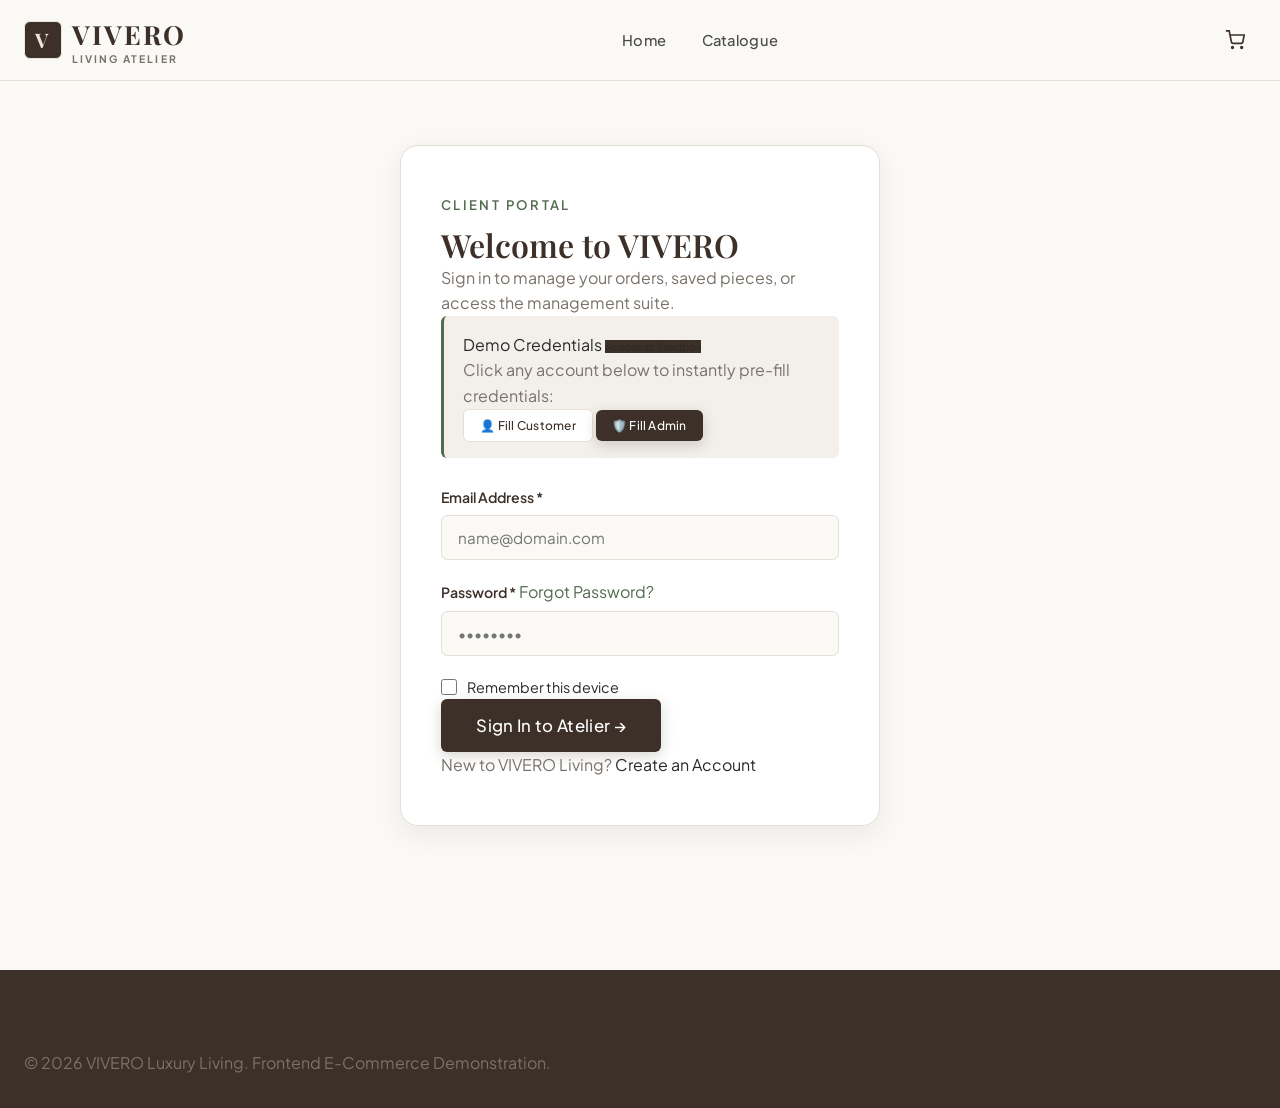
<file: admin.html>
<!DOCTYPE html>
<html lang="en">
<head>
    <meta charset="UTF-8">
    <meta name="viewport" content="width=device-width, initial-scale=1.0">
    <title>Administration Suite • VIVERO Living Atelier</title>
    <!-- Google Fonts -->
    <link rel="preconnect" href="https://fonts.googleapis.com">
    <link rel="preconnect" href="https://fonts.gstatic.com" crossorigin>
    <link href="https://fonts.googleapis.com/css2?family=Playfair+Display:ital,wght@0,400;0,600;0,700;1,400&family=Plus+Jakarta+Sans:wght@300;400;500;600;700&display=swap" rel="stylesheet">
    <!-- Main Stylesheet -->
    <link rel="stylesheet" href="css/style.css">
</head>
<body>

    <div class="admin-layout-wrapper">
        <!-- Admin Left Sidebar -->
        <aside class="admin-sidebar">
            <div class="admin-sidebar-header">
                <a href="index.html" class="brand-logo text-white">
                    <div class="brand-monogram">V</div>
                    <div>
                        VIVERO
                        <span class="brand-subtitle" style="color: var(--color-primary);">Atelier Suite</span>
                    </div>
                </a>
            </div>

            <ul class="admin-nav-list">
                <li class="admin-nav-item active" data-tab="overview">
                    <svg width="18" height="18" viewBox="0 0 24 24" fill="none" stroke="currentColor" stroke-width="2"><rect width="7" height="9" x="3" y="3" rx="1"/><rect width="7" height="5" x="14" y="3" rx="1"/><rect width="7" height="9" x="14" y="12" rx="1"/><rect width="7" height="5" x="3" y="16" rx="1"/></svg>
                    <span>Dashboard Overview</span>
                </li>

                <li class="admin-nav-item" data-tab="products">
                    <svg width="18" height="18" viewBox="0 0 24 24" fill="none" stroke="currentColor" stroke-width="2"><path d="M21 8a2 2 0 0 0-1-1.73l-7-4a2 2 0 0 0-2 0l-7 4A2 2 0 0 0 3 8v8a2 2 0 0 0 1 1.73l7 4a2 2 0 0 0 2 0l7-4A2 2 0 0 0 21 16Z"/><path d="m3.3 7 8.7 5 8.7-5"/><path d="M12 22V12"/></svg>
                    <span>Manage Products</span>
                </li>

                <li class="admin-nav-item" onclick="Admin.openAddModal()">
                    <svg width="18" height="18" viewBox="0 0 24 24" fill="none" stroke="currentColor" stroke-width="2"><circle cx="12" cy="12" r="10"/><line x1="12" y1="8" x2="12" y2="16"/><line x1="8" y1="12" x2="16" y2="12"/></svg>
                    <span>+ Add New Product</span>
                </li>

                <li class="admin-nav-item" data-tab="categories">
                    <svg width="18" height="18" viewBox="0 0 24 24" fill="none" stroke="currentColor" stroke-width="2"><rect width="18" height="18" x="3" y="3" rx="2"/><path d="M3 9h18"/><path d="M9 21V9"/></svg>
                    <span>Manage Categories</span>
                </li>

                <li class="admin-nav-item" data-tab="orders">
                    <svg width="18" height="18" viewBox="0 0 24 24" fill="none" stroke="currentColor" stroke-width="2"><circle cx="9" cy="21" r="1"></circle><circle cx="20" cy="21" r="1"></circle><path d="M1 1h4l2.68 13.39a2 2 0 0 0 2 1.61h9.72a2 2 0 0 0 2-1.61L23 6H6"></path></svg>
                    <span>Manage Orders</span>
                </li>

                <li class="admin-nav-item" data-tab="customers">
                    <svg width="18" height="18" viewBox="0 0 24 24" fill="none" stroke="currentColor" stroke-width="2"><path d="M16 21v-2a4 4 0 0 0-4-4H6a4 4 0 0 0-4 4v2"/><circle cx="9" cy="7" r="4"/><path d="M22 21v-2a4 4 0 0 0-3-3.87"/><path d="M16 3.13a4 4 0 0 1 0 7.75"/></svg>
                    <span>Manage Customers</span>
                </li>

                <li class="admin-nav-item" data-tab="reviews">
                    <svg width="18" height="18" viewBox="0 0 24 24" fill="none" stroke="currentColor" stroke-width="2"><path d="M21 15a2 2 0 0 1-2 2H7l-4 4V5a2 2 0 0 1 2-2h14a2 2 0 0 1 2 2z"/></svg>
                    <span>Manage Reviews</span>
                </li>
            </ul>

            <div class="p-3 border-top" style="border-color: rgba(237, 229, 216, 0.15) !important;">
                <div class="d-flex align-items-center justify-content-between mb-3">
                    <div class="d-flex align-items-center gap-2">
                        <div class="user-avatar-circle" style="background: var(--color-accent); color: white;">A</div>
                        <div>
                            <div class="small fw-bold text-white" id="admin-logged-name">Master Admin</div>
                            <small style="color: var(--color-primary); font-size: 0.75rem;">Administrator</small>
                        </div>
                    </div>
                </div>

                <div class="d-flex gap-2">
                    <a href="index.html" class="btn btn-luxury-light btn-sm flex-grow-1" style="font-size: 0.75rem;">
                        View Store
                    </a>
                    <button class="btn btn-luxury-primary btn-sm text-danger flex-grow-1" onclick="Auth.logout()" style="font-size: 0.75rem;">
                        Sign Out
                    </button>
                </div>
            </div>
        </aside>

        <!-- Main Content Area -->
        <main class="admin-content-area">
            <!-- 1. TAB: OVERVIEW -->
            <div class="admin-tab-pane" id="tab-overview">
                <div class="d-flex justify-content-between align-items-center flex-wrap gap-3 mb-4">
                    <div>
                        <h1 class="serif-title fs-2 mb-1">Executive Dashboard</h1>
                        <p class="text-muted">Real-time store performance metrics and order fulfillment overview.</p>
                    </div>
                    <button class="btn btn-luxury-primary" onclick="Admin.openAddModal()">
                        + Add Furniture Piece
                    </button>
                </div>

                <!-- 4 Key Metrics Cards -->
                <div class="admin-stats-grid">
                    <div class="admin-stat-card">
                        <span class="stat-card-label">Total Store Revenue</span>
                        <div class="stat-card-value text-accent" id="stat-total-revenue">₹0</div>
                        <small class="text-muted">Calculated from demo orders</small>
                    </div>

                    <div class="admin-stat-card">
                        <span class="stat-card-label">Total Orders Placed</span>
                        <div class="stat-card-value" id="stat-total-orders">0</div>
                        <small class="text-muted">Active and completed fulfillments</small>
                    </div>

                    <div class="admin-stat-card">
                        <span class="stat-card-label">Curated Masterpieces</span>
                        <div class="stat-card-value" id="stat-total-products">0</div>
                        <small class="text-muted">Living catalog inventory</small>
                    </div>

                    <div class="admin-stat-card">
                        <span class="stat-card-label">Registered Collectors</span>
                        <div class="stat-card-value" id="stat-total-customers">0</div>
                        <small class="text-muted">Customer accounts created</small>
                    </div>
                </div>

                <!-- Recent Orders & Best Sellers Row -->
                <div class="row g-4">
                    <div class="col-lg-8">
                        <div class="admin-table-card">
                            <div class="d-flex justify-content-between align-items-center mb-3">
                                <h3 class="fs-5 font-serif mb-0">Recent Order Bookings</h3>
                                <button class="btn btn-sm btn-luxury-light" onclick="Admin.switchTab('orders')">View All Orders</button>
                            </div>
                            <div class="table-responsive">
                                <table class="admin-table">
                                    <thead>
                                        <tr>
                                            <th>Order ID</th>
                                            <th>Client</th>
                                            <th>Date</th>
                                            <th>Total</th>
                                            <th>Status</th>
                                            <th>Action</th>
                                        </tr>
                                    </thead>
                                    <tbody id="admin-recent-orders-body">
                                        <!-- Injected by JS -->
                                    </tbody>
                                </table>
                            </div>
                        </div>
                    </div>

                    <div class="col-lg-4">
                        <div class="admin-table-card">
                            <h3 class="fs-5 font-serif mb-3">Top Selling Pieces</h3>
                            <div id="admin-best-sellers-list">
                                <!-- Injected by JS -->
                            </div>
                        </div>
                    </div>
                </div>
            </div>

            <!-- 2. TAB: MANAGE PRODUCTS -->
            <div class="admin-tab-pane" id="tab-products" style="display: none;">
                <div class="d-flex justify-content-between align-items-center flex-wrap gap-3 mb-4">
                    <div>
                        <h1 class="serif-title fs-2 mb-1">Product Inventory (CRUD)</h1>
                        <p class="text-muted">Create, inspect, update prices, or remove products from the catalog.</p>
                    </div>
                    <button class="btn btn-luxury-primary" onclick="Admin.openAddModal()">
                        + Add New Piece
                    </button>
                </div>

                <div class="admin-table-card">
                    <div class="d-flex justify-content-between align-items-center mb-4 flex-wrap gap-3">
                        <div style="max-width: 320px; width: 100%;">
                            <input type="text" id="admin-product-search" class="form-control" placeholder="Search piece name or category...">
                        </div>
                    </div>

                    <div class="table-responsive">
                        <table class="admin-table">
                            <thead>
                                <tr>
                                    <th>Thumbnail</th>
                                    <th>Piece Name & ID</th>
                                    <th>Category</th>
                                    <th>Price</th>
                                    <th>Stock</th>
                                    <th>Rating</th>
                                    <th>Actions</th>
                                </tr>
                            </thead>
                            <tbody id="admin-products-table-body">
                                <!-- Injected by JS -->
                            </tbody>
                        </table>
                    </div>
                </div>
            </div>

            <!-- 3. TAB: MANAGE ORDERS -->
            <div class="admin-tab-pane" id="tab-orders" style="display: none;">
                <div class="d-flex justify-content-between align-items-center flex-wrap gap-3 mb-4">
                    <div>
                        <h1 class="serif-title fs-2 mb-1">Fulfillment & Orders</h1>
                        <p class="text-muted">Track client shipments, dispatch white-glove couriers, and update delivery statuses.</p>
                    </div>
                </div>

                <div class="admin-table-card">
                    <div class="mb-4" style="max-width: 360px;">
                        <input type="text" id="admin-order-search" class="form-control" placeholder="Search by Order ID, customer, or email...">
                    </div>

                    <div class="table-responsive">
                        <table class="admin-table">
                            <thead>
                                <tr>
                                    <th>Order ID</th>
                                    <th>Customer Details</th>
                                    <th>Items</th>
                                    <th>Total & Method</th>
                                    <th>Status (Dropdown)</th>
                                    <th>Placed On</th>
                                    <th>Actions</th>
                                </tr>
                            </thead>
                            <tbody id="admin-orders-table-body">
                                <!-- Injected by JS -->
                            </tbody>
                        </table>
                    </div>
                </div>
            </div>

            <!-- 4. TAB: MANAGE CUSTOMERS -->
            <div class="admin-tab-pane" id="tab-customers" style="display: none;">
                <div class="d-flex justify-content-between align-items-center flex-wrap gap-3 mb-4">
                    <div>
                        <h1 class="serif-title fs-2 mb-1">Client Roster</h1>
                        <p class="text-muted">Registered collectors, contact information, and lifetime order values.</p>
                    </div>
                </div>

                <div class="admin-table-card">
                    <div class="mb-4" style="max-width: 360px;">
                        <input type="text" id="admin-customer-search" class="form-control" placeholder="Search by name or email...">
                    </div>

                    <div class="table-responsive">
                        <table class="admin-table">
                            <thead>
                                <tr>
                                    <th>Name & Role</th>
                                    <th>Email</th>
                                    <th>Phone</th>
                                    <th>Total Orders</th>
                                    <th>Lifetime Spend</th>
                                    <th>Member Since</th>
                                </tr>
                            </thead>
                            <tbody id="admin-customers-table-body">
                                <!-- Injected by JS -->
                            </tbody>
                        </table>
                    </div>
                </div>
            </div>

            <!-- 5. TAB: MANAGE REVIEWS -->
            <div class="admin-tab-pane" id="tab-reviews" style="display: none;">
                <div class="d-flex justify-content-between align-items-center flex-wrap gap-3 mb-4">
                    <div>
                        <h1 class="serif-title fs-2 mb-1">Customer Reviews Moderation</h1>
                        <p class="text-muted">Inspect feedback ratings submitted by collectors and delete inappropriate reviews.</p>
                    </div>
                </div>

                <div class="admin-table-card">
                    <div class="table-responsive">
                        <table class="admin-table">
                            <thead>
                                <tr>
                                    <th>Client</th>
                                    <th>Product</th>
                                    <th>Rating</th>
                                    <th>Feedback</th>
                                    <th>Date</th>
                                    <th>Action</th>
                                </tr>
                            </thead>
                            <tbody id="admin-reviews-table-body">
                                <!-- Injected by JS -->
                            </tbody>
                        </table>
                    </div>
                </div>
            </div>

            <!-- 6. TAB: MANAGE CATEGORIES -->
            <div class="admin-tab-pane" id="tab-categories" style="display: none;">
                <div class="d-flex justify-content-between align-items-center flex-wrap gap-3 mb-4">
                    <div>
                        <h1 class="serif-title fs-2 mb-1">Collection Categories</h1>
                        <p class="text-muted">Explore furniture taxonomy and active pieces per collection.</p>
                    </div>
                </div>

                <div class="admin-table-card">
                    <div class="table-responsive">
                        <table class="admin-table">
                            <thead>
                                <tr>
                                    <th>Banner</th>
                                    <th>Category</th>
                                    <th>Description</th>
                                    <th>Active Inventory</th>
                                </tr>
                            </thead>
                            <tbody id="admin-categories-table-body">
                                <!-- Injected by JS -->
                            </tbody>
                        </table>
                    </div>
                </div>
            </div>
        </main>
    </div>

    <!-- Product Create/Edit Modal -->
    <div class="modal-backdrop-custom" id="admin-product-modal">
        <div class="modal-content-custom" style="max-width: 680px;">
            <span class="modal-close-btn" onclick="Admin.closeProductModal()">&times;</span>
            <h3 class="serif-title fs-3 mb-3" id="product-modal-title">Add Furniture Masterpiece</h3>

            <form id="product-modal-form">
                <div class="form-grid-2">
                    <div class="form-group">
                        <label class="form-label">Piece Name *</label>
                        <input type="text" id="modal-prod-name" class="form-control" placeholder="e.g. Kyoto Minimalist Oak Bench" required>
                    </div>
                    <div class="form-group">
                        <label class="form-label">Category *</label>
                        <select id="modal-prod-category" class="form-control" required>
                            <!-- Injected by JS -->
                        </select>
                    </div>
                </div>

                <div class="form-grid-2">
                    <div class="form-group">
                        <label class="form-label">Selling Price (₹) *</label>
                        <input type="number" id="modal-prod-price" class="form-control" placeholder="e.g. 48999" required min="100">
                    </div>
                    <div class="form-group">
                        <label class="form-label">Original Price (₹)</label>
                        <input type="number" id="modal-prod-orig-price" class="form-control" placeholder="e.g. 56000" min="100">
                    </div>
                </div>

                <div class="form-grid-2">
                    <div class="form-group">
                        <label class="form-label">Stock Units *</label>
                        <input type="number" id="modal-prod-stock" class="form-control" placeholder="e.g. 10" required min="0" value="8">
                    </div>
                    <div class="form-group">
                        <label class="form-label">Dimensions</label>
                        <input type="text" id="modal-prod-dimensions" class="form-control" placeholder="e.g. W 180cm × D 85cm × H 75cm">
                    </div>
                </div>

                <div class="form-group">
                    <label class="form-label">Materials & Craftsmanship</label>
                    <input type="text" id="modal-prod-material" class="form-control" placeholder="e.g. Solid White Oak, Brushed Brass, Natural Oil Finish">
                </div>

                <div class="form-group">
                    <label class="form-label">High-Resolution Image URL *</label>
                    <input type="url" id="modal-prod-image" class="form-control" placeholder="https://images.unsplash.com/photo-..." oninput="document.getElementById('modal-prod-preview').src = this.value">
                    <small class="text-muted">Paste any reliable Unsplash image URL.</small>
                    <div class="mt-2 text-center bg-sand p-2 rounded">
                        <img id="modal-prod-preview" src="https://images.unsplash.com/photo-1555041469-a586c61ea9bc?auto=format&fit=crop&w=400&q=80" alt="Preview" style="max-height: 120px; object-fit: cover; border-radius: 6px; display: inline-block;">
                    </div>
                </div>

                <div class="form-group">
                    <label class="form-label">Product Story & Description *</label>
                    <textarea id="modal-prod-desc" class="form-control" rows="3" placeholder="Describe the design philosophy, aesthetic appeal, and craftsmanship..." required></textarea>
                </div>

                <div class="d-flex justify-content-end gap-2 mt-4">
                    <button type="button" class="btn btn-luxury-outline" onclick="Admin.closeProductModal()">Cancel</button>
                    <button type="submit" class="btn btn-luxury-primary">Save Piece to Catalogue</button>
                </div>
            </form>
        </div>
    </div>

    <!-- Order Details Modal -->
    <div class="modal-backdrop-custom" id="admin-order-modal">
        <div class="modal-content-custom" style="max-width: 680px;">
            <span class="modal-close-btn" onclick="Admin.closeOrderModal()">&times;</span>
            <div id="order-detail-modal-body">
                <!-- Injected by JS -->
            </div>
        </div>
    </div>

    <!-- Core Scripts -->
    <script src="js/products.js"></script>
    <script src="js/auth.js"></script>
    <script src="js/cart.js"></script>
    <script src="js/admin.js"></script>
    <script src="js/app.js"></script>

    <script>
        document.addEventListener('DOMContentLoaded', () => {
            Admin.init();
        });
    </script>
</body>
</html>
</file>
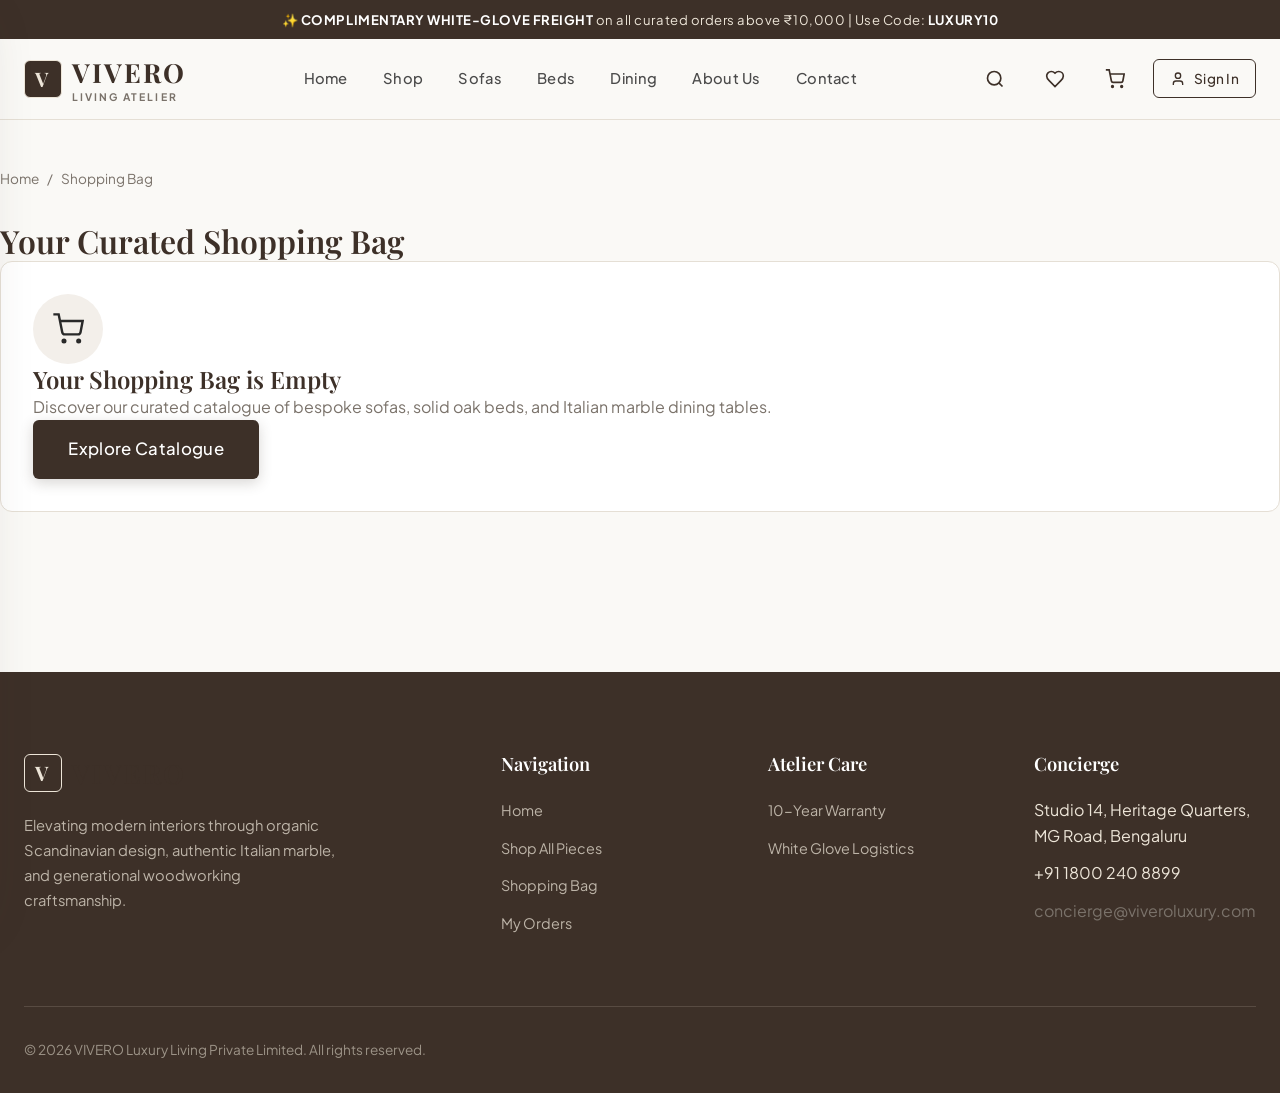
<file: cart.html>
<!DOCTYPE html>
<html lang="en">
<head>
    <meta charset="UTF-8">
    <meta name="viewport" content="width=device-width, initial-scale=1.0">
    <title>Your Shopping Cart • VIVERO Living Atelier</title>
    <!-- Google Fonts -->
    <link rel="preconnect" href="https://fonts.googleapis.com">
    <link rel="preconnect" href="https://fonts.gstatic.com" crossorigin>
    <link href="https://fonts.googleapis.com/css2?family=Playfair+Display:ital,wght@0,400;0,600;0,700;1,400&family=Plus+Jakarta+Sans:wght@300;400;500;600;700&display=swap" rel="stylesheet">
    <!-- Main Stylesheet -->
    <link rel="stylesheet" href="css/style.css">
</head>
<body>

    <!-- Announcement Bar -->
    <div class="announcement-bar">
        <span>✨ <strong>COMPLIMENTARY WHITE-GLOVE FREIGHT</strong> on all curated orders above ₹10,000 | Use Code: <strong>LUXURY10</strong></span>
    </div>

    <!-- Navigation Header -->
    <header class="site-header" id="site-header">
        <div class="container">
            <div class="nav-inner">
                <button class="mobile-menu-toggle" id="mobile-menu-toggle" aria-label="Toggle Navigation">
                    <svg width="24" height="24" viewBox="0 0 24 24" fill="none" stroke="currentColor" stroke-width="2"><line x1="3" y1="12" x2="21" y2="12"></line><line x1="3" y1="6" x2="21" y2="6"></line><line x1="3" y1="18" x2="21" y2="18"></line></svg>
                </button>

                <a href="index.html" class="brand-logo">
                    <div class="brand-monogram">V</div>
                    <div>
                        VIVERO
                        <span class="brand-subtitle">Living Atelier</span>
                    </div>
                </a>

                <nav>
                    <ul class="nav-links">
                        <li><a href="index.html" class="nav-link-item">Home</a></li>
                        <li><a href="shop.html" class="nav-link-item">Shop</a></li>
                        <li><a href="shop.html?category=Sofas" class="nav-link-item">Sofas</a></li>
                        <li><a href="shop.html?category=Beds" class="nav-link-item">Beds</a></li>
                        <li><a href="shop.html?category=Dining+Tables" class="nav-link-item">Dining</a></li>
                        <li><a href="index.html#why-us" class="nav-link-item">About Us</a></li>
                        <li><a href="#footer" class="nav-link-item">Contact</a></li>
                    </ul>
                </nav>

                <div class="nav-actions">
                    <button class="nav-icon-btn btn-open-search" title="Search Collection">
                        <svg width="20" height="20" viewBox="0 0 24 24" fill="none" stroke="currentColor" stroke-width="2"><circle cx="11" cy="11" r="8"></circle><line x1="21" y1="21" x2="16.65" y2="16.65"></line></svg>
                    </button>

                    <a href="wishlist.html" class="nav-icon-btn" title="Saved Wishlist">
                        <svg width="20" height="20" viewBox="0 0 24 24" fill="none" stroke="currentColor" stroke-width="2"><path d="M19 14c1.49-1.46 3-3.21 3-5.5A5.5 5.5 0 0 0 16.5 3c-1.76 0-3 .5-4.5 2-1.5-1.5-2.74-2-4.5-2A5.5 5.5 0 0 0 2 8.5c0 2.3 1.5 4.05 3 5.5l7 7Z"/></svg>
                        <span class="badge-counter wishlist-count-badge" style="display: none;">0</span>
                    </a>

                    <a href="cart.html" class="nav-icon-btn" title="Shopping Cart">
                        <svg width="20" height="20" viewBox="0 0 24 24" fill="none" stroke="currentColor" stroke-width="2"><circle cx="9" cy="21" r="1"></circle><circle cx="20" cy="21" r="1"></circle><path d="M1 1h4l2.68 13.39a2 2 0 0 0 2 1.61h9.72a2 2 0 0 0 2-1.61L23 6H6"></path></svg>
                        <span class="badge-counter cart-count-badge" style="display: none;">0</span>
                    </a>

                    <div id="nav-user-container"></div>
                </div>
            </div>
        </div>
    </header>

    <!-- Mobile Drawer -->
    <div class="mobile-drawer" id="mobile-menu-drawer">
        <div>
            <div class="d-flex align-items-center justify-content-between pb-3 border-bottom">
                <a href="index.html" class="brand-logo fs-4">
                    <div class="brand-monogram" style="width:32px; height:32px; font-size:1rem;">V</div>
                    VIVERO
                </a>
                <button id="mobile-menu-close" style="font-size: 1.5rem; color: var(--color-muted);">&times;</button>
            </div>
            <ul class="mobile-nav-links">
                <li><a href="index.html">Home</a></li>
                <li><a href="shop.html">Shop All Pieces</a></li>
                <li><a href="wishlist.html">Wishlist</a></li>
                <li><a href="cart.html">Shopping Cart</a></li>
                <li><a href="orders.html">My Orders</a></li>
                <li><a href="admin.html">Admin Portal</a></li>
            </ul>
        </div>
    </div>
    <div class="mobile-overlay" id="mobile-menu-overlay"></div>

    <!-- Cart Page Wrapper -->
    <main class="container cart-page-wrapper">
        <nav class="shop-breadcrumbs mb-4">
            <a href="index.html">Home</a>
            <span>/</span>
            <span class="text-secondary fw-semibold">Shopping Bag</span>
        </nav>

        <h1 class="serif-title fs-2 mb-4">Your Curated Shopping Bag</h1>

        <div id="cart-content-container">
            <!-- Populated dynamically via JS -->
        </div>
    </main>

    <!-- Professional Footer -->
    <footer class="site-footer" id="footer">
        <div class="container">
            <div class="footer-top">
                <div class="footer-brand">
                    <a href="index.html" class="brand-logo text-white">
                        <div class="brand-monogram">V</div>
                        VIVERO
                    </a>
                    <p>Elevating modern interiors through organic Scandinavian design, authentic Italian marble, and generational woodworking craftsmanship.</p>
                </div>
                <div>
                    <h4 class="footer-title">Navigation</h4>
                    <ul class="footer-links-list">
                        <li><a href="index.html">Home</a></li>
                        <li><a href="shop.html">Shop All Pieces</a></li>
                        <li><a href="cart.html">Shopping Bag</a></li>
                        <li><a href="orders.html">My Orders</a></li>
                    </ul>
                </div>
                <div>
                    <h4 class="footer-title">Atelier Care</h4>
                    <ul class="footer-links-list">
                        <li><a href="shop.html">10-Year Warranty</a></li>
                        <li><a href="shop.html">White Glove Logistics</a></li>
                    </ul>
                </div>
                <div>
                    <h4 class="footer-title">Concierge</h4>
                    <ul class="footer-links-list">
                        <li class="text-white small">Studio 14, Heritage Quarters, MG Road, Bengaluru</li>
                        <li class="text-white small mt-1">+91 1800 240 8899</li>
                        <li class="small text-muted mt-2">concierge@viveroluxury.com</li>
                    </ul>
                </div>
            </div>
            <div class="footer-bottom">
                <div>&copy; 2026 VIVERO Luxury Living Private Limited. All rights reserved.</div>
            </div>
        </div>
    </footer>

    <!-- Global Search Modal -->
    <div class="modal-backdrop-custom" id="global-search-modal">
        <div class="modal-content-custom">
            <span class="modal-close-btn" id="search-modal-close">&times;</span>
            <div class="mb-4">
                <span class="section-subtitle">Catalog Search</span>
                <h3 class="serif-title">Search Living Pieces</h3>
            </div>
            <input type="text" id="global-search-input" class="form-control form-control-lg" placeholder="Type piece name or category...">
            <div id="search-modal-results" class="mt-3"></div>
        </div>
    </div>

    <!-- Core Scripts -->
    <script src="js/products.js"></script>
    <script src="js/auth.js"></script>
    <script src="js/cart.js"></script>
    <script src="js/app.js"></script>

    <!-- Cart View Script -->
    <script>
        const CartViewController = {
            init() {
                this.render();
            },

            render() {
                const container = document.getElementById('cart-content-container');
                const items = Cart.getItems();

                if (items.length === 0) {
                    container.innerHTML = `
                        <div class="cart-table-card text-center py-5">
                            <div class="empty-icon-circle mb-3" style="width: 70px; height: 70px; border-radius: 50%; background: var(--color-sand); display: inline-flex; align-items: center; justify-content: center; margin: 0 auto;">
                                <svg width="32" height="32" viewBox="0 0 24 24" fill="none" stroke="currentColor" stroke-width="1.8"><circle cx="9" cy="21" r="1"></circle><circle cx="20" cy="21" r="1"></circle><path d="M1 1h4l2.68 13.39a2 2 0 0 0 2 1.61h9.72a2 2 0 0 0 2-1.61L23 6H6"></path></svg>
                            </div>
                            <h2 class="serif-title fs-3 mb-2">Your Shopping Bag is Empty</h2>
                            <p class="text-muted mb-4">Discover our curated catalogue of bespoke sofas, solid oak beds, and Italian marble dining tables.</p>
                            <a href="shop.html" class="btn btn-luxury-primary btn-lg">Explore Catalogue</a>
                        </div>
                    `;
                    return;
                }

                const totals = Cart.getTotals();
                const coupon = Cart.getAppliedCoupon();

                container.innerHTML = `
                    <div class="cart-layout">
                        <!-- Left: Cart Items Table -->
                        <div class="cart-table-card">
                            <div class="d-flex justify-content-between align-items-center pb-3 border-bottom mb-3">
                                <span class="fw-bold text-uppercase small tracking-wider text-muted">Piece Details</span>
                                <span class="fw-bold text-uppercase small tracking-wider text-muted">Total</span>
                            </div>

                            <div class="cart-items-list">
                                ${items.map(item => `
                                    <div class="cart-row-item">
                                        <img src="${item.image}" alt="${item.name}" class="cart-item-thumb" onerror="this.src='assets/images/placeholder.svg'">
                                        
                                        <div class="cart-item-info">
                                            <h4><a href="product.html?id=${item.productId}">${item.name}</a></h4>
                                            <p class="mb-1">Finish: <strong>${item.color || 'Standard'}</strong></p>
                                            <span class="fw-semibold text-secondary">${ProductDB.formatINR(item.price)} each</span>
                                        </div>

                                        <div class="quantity-stepper">
                                            <button class="stepper-btn" onclick="CartViewController.updateQty('${item.productId}', '${item.color}', ${item.quantity - 1})">&minus;</button>
                                            <span class="stepper-value">${item.quantity}</span>
                                            <button class="stepper-btn" onclick="CartViewController.updateQty('${item.productId}', '${item.color}', ${item.quantity + 1})">+</button>
                                        </div>

                                        <div class="fw-bold font-serif fs-5 text-secondary">
                                            ${ProductDB.formatINR(item.price * item.quantity)}
                                        </div>

                                        <div>
                                            <button class="btn btn-sm text-danger" onclick="CartViewController.removeItem('${item.productId}', '${item.color}')" title="Remove piece">
                                                <svg width="18" height="18" viewBox="0 0 24 24" fill="none" stroke="currentColor" stroke-width="2"><polyline points="3 6 5 6 21 6"></polyline><path d="M19 6v14a2 2 0 0 1-2 2H7a2 2 0 0 1-2-2V6m3 0V4a2 2 0 0 1 2-2h4a2 2 0 0 1 2 2v2"></path></svg>
                                            </button>
                                        </div>
                                    </div>
                                `).join('')}
                            </div>

                            <div class="d-flex justify-content-between align-items-center pt-4 border-top mt-4 flex-wrap gap-2">
                                <a href="shop.html" class="btn btn-luxury-outline">
                                    &larr; Continue Exploring
                                </a>
                                <button class="btn btn-luxury-light text-danger" onclick="CartViewController.clearCart()">
                                    Empty Shopping Bag
                                </button>
                            </div>
                        </div>

                        <!-- Right: Order Summary Sidebar -->
                        <div class="cart-summary-sidebar">
                            <h3 class="serif-title fs-4 mb-3">Order Summary</h3>

                            <!-- Promo Code Box -->
                            <div class="mb-4">
                                <label class="form-label small fw-semibold text-uppercase tracking-wider">Promotional Privilege Code</label>
                                <div class="coupon-box">
                                    <input type="text" id="cart-coupon-input" class="coupon-input" placeholder="e.g. LUXURY10" value="${coupon ? coupon.code : ''}">
                                    <button class="btn btn-luxury-primary btn-sm" onclick="CartViewController.applyCoupon()">Apply</button>
                                </div>
                                ${coupon ? `
                                    <div class="d-flex align-items-center justify-content-between small text-success bg-sand p-2 rounded">
                                        <span>✓ ${coupon.code} Applied (${coupon.description})</span>
                                        <button class="border-0 bg-transparent text-danger fw-bold" onclick="CartViewController.removeCoupon()">&times;</button>
                                    </div>
                                ` : `
                                    <small class="text-muted">Use <strong>LUXURY10</strong> for 10% off entire order.</small>
                                `}
                            </div>

                            <!-- Cost Breakdown -->
                            <div class="mb-3">
                                <div class="d-flex justify-content-between mb-2">
                                    <span class="text-muted">Subtotal (${totals.itemsCount} items)</span>
                                    <span class="fw-semibold">${ProductDB.formatINR(totals.subtotal)}</span>
                                </div>

                                ${totals.catalogDiscount > 0 ? `
                                    <div class="d-flex justify-content-between mb-2 text-success">
                                        <span>Seasonal Savings</span>
                                        <span>- ${ProductDB.formatINR(totals.catalogDiscount)}</span>
                                    </div>
                                ` : ''}

                                ${totals.couponDiscount > 0 ? `
                                    <div class="d-flex justify-content-between mb-2 text-success">
                                        <span>Privilege Discount</span>
                                        <span>- ${ProductDB.formatINR(totals.couponDiscount)}</span>
                                    </div>
                                ` : ''}

                                <div class="d-flex justify-content-between mb-2">
                                    <span class="text-muted">White-Glove Freight</span>
                                    <span>${totals.shipping === 0 ? '<strong class="text-success">Complimentary</strong>' : ProductDB.formatINR(totals.shipping)}</span>
                                </div>

                                ${totals.shipping > 0 ? `
                                    <small class="text-muted d-block mb-2">Add ${ProductDB.formatINR(10000 - totals.subtotal)} more to qualify for complimentary freight.</small>
                                ` : ''}

                                <hr class="my-3 border-light-subtle">

                                <div class="d-flex justify-content-between align-items-center mb-1">
                                    <span class="fs-5 fw-bold font-serif">Final Total</span>
                                    <span class="fs-4 fw-bold text-accent font-serif">${ProductDB.formatINR(totals.total)}</span>
                                </div>
                                <small class="text-muted d-block mb-4">Includes GST, insurance, and in-home assembly.</small>

                                <a href="checkout.html" class="btn btn-luxury-primary w-100 btn-lg mb-2">
                                    Proceed to Checkout &rarr;
                                </a>
                            </div>

                            <div class="pt-3 border-top text-center text-muted small">
                                🔒 Secure 256-Bit SSL Encrypted Demonstration
                            </div>
                        </div>
                    </div>
                `;
            },

            updateQty(productId, color, newQty) {
                Cart.updateQuantity(productId, color, newQty);
                this.render();
            },

            removeItem(productId, color) {
                Cart.removeItem(productId, color);
                this.render();
            },

            clearCart() {
                if (confirm('Are you sure you want to empty your shopping bag?')) {
                    Cart.clear();
                    this.render();
                }
            },

            applyCoupon() {
                const code = document.getElementById('cart-coupon-input').value.trim();
                if (!code) {
                    Cart.showToast('Please enter a coupon code.', 'error');
                    return;
                }
                const res = Cart.applyCoupon(code);
                if (!res.success) {
                    Cart.showToast(res.message, 'error');
                }
                this.render();
            },

            removeCoupon() {
                Cart.removeCoupon();
                this.render();
            }
        };

        document.addEventListener('DOMContentLoaded', () => {
            CartViewController.init();
        });
    </script>
</body>
</html>
</file>
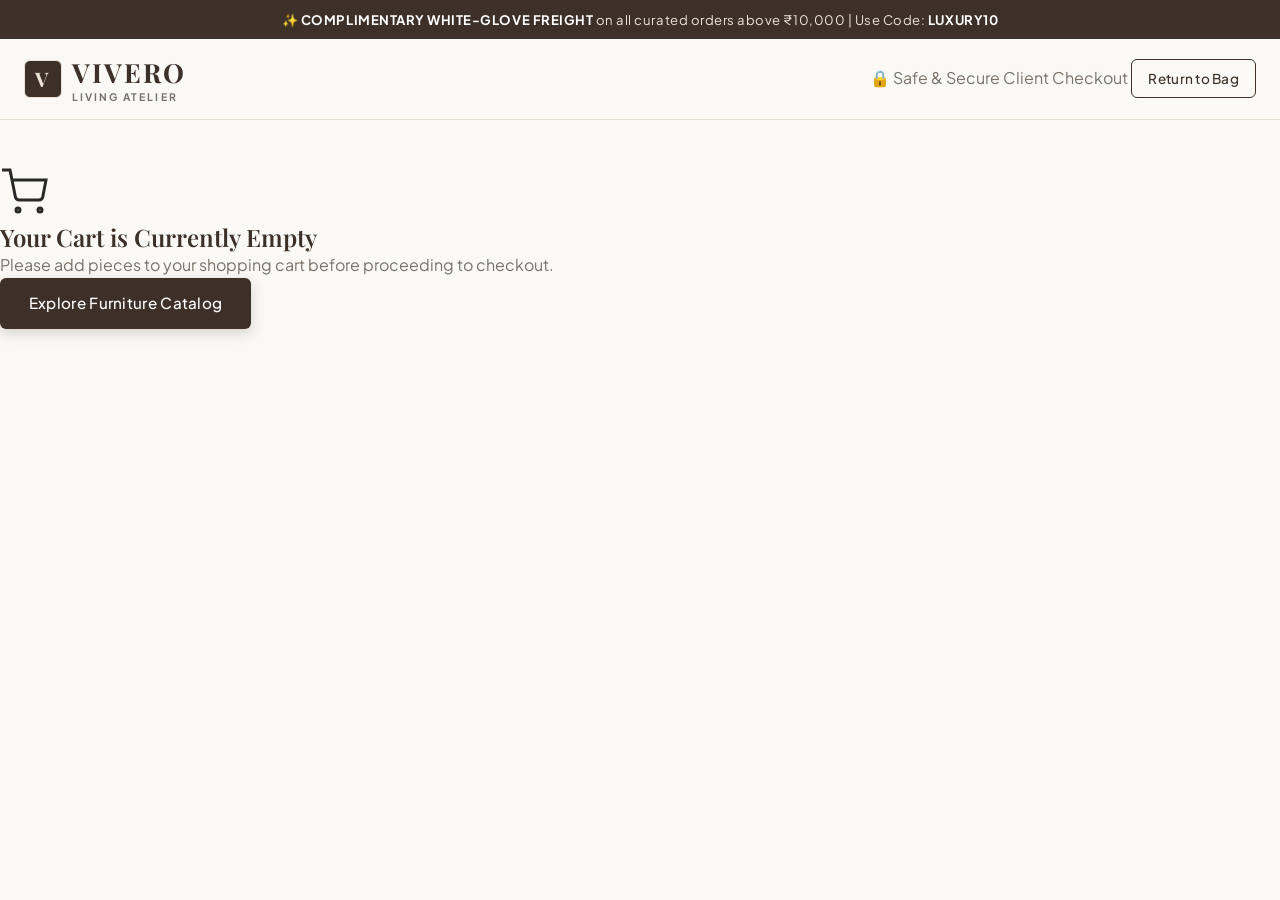
<file: checkout.html>
<!DOCTYPE html>
<html lang="en">
<head>
    <meta charset="UTF-8">
    <meta name="viewport" content="width=device-width, initial-scale=1.0">
    <title>Checkout & White Glove Booking • VIVERO Living Atelier</title>
    <!-- Google Fonts -->
    <link rel="preconnect" href="https://fonts.googleapis.com">
    <link rel="preconnect" href="https://fonts.gstatic.com" crossorigin>
    <link href="https://fonts.googleapis.com/css2?family=Playfair+Display:ital,wght@0,400;0,600;0,700;1,400&family=Plus+Jakarta+Sans:wght@300;400;500;600;700&display=swap" rel="stylesheet">
    <!-- Main Stylesheet -->
    <link rel="stylesheet" href="css/style.css">
</head>
<body>

    <!-- Announcement Bar -->
    <div class="announcement-bar">
        <span>✨ <strong>COMPLIMENTARY WHITE-GLOVE FREIGHT</strong> on all curated orders above ₹10,000 | Use Code: <strong>LUXURY10</strong></span>
    </div>

    <!-- Navigation Header -->
    <header class="site-header" id="site-header">
        <div class="container">
            <div class="nav-inner">
                <a href="index.html" class="brand-logo">
                    <div class="brand-monogram">V</div>
                    <div>
                        VIVERO
                        <span class="brand-subtitle">Living Atelier</span>
                    </div>
                </a>

                <div class="d-flex align-items-center gap-3">
                    <span class="small text-muted d-none d-md-inline">🔒 Safe & Secure Client Checkout</span>
                    <a href="cart.html" class="btn btn-luxury-outline btn-sm">Return to Bag</a>
                </div>
            </div>
        </div>
    </header>

    <!-- Checkout Main Content -->
    <main class="container checkout-page-wrapper" id="checkout-page-container">
        <!-- Breadcrumbs -->
        <nav class="shop-breadcrumbs mb-4">
            <a href="index.html">Home</a>
            <span>/</span>
            <a href="cart.html">Shopping Bag</a>
            <span>/</span>
            <span class="text-secondary fw-semibold">Checkout</span>
        </nav>

        <h1 class="serif-title fs-2 mb-4">White-Glove Order Checkout</h1>

        <form id="checkout-form">
            <div class="checkout-layout">
                <!-- Left Column: Shipping & Payment Details -->
                <div>
                    <!-- Step 1: Customer Contact & Delivery Address -->
                    <div class="checkout-form-card mb-4">
                        <h2 class="checkout-section-title font-serif">1. Delivery Destination & Client Information</h2>
                        
                        <div class="form-grid-2">
                            <div class="form-group">
                                <label class="form-label" for="checkout-name">Full Name *</label>
                                <input type="text" id="checkout-name" class="form-control" placeholder="e.g. Piyush Sharma" required>
                            </div>
                            <div class="form-group">
                                <label class="form-label" for="checkout-email">Email Address *</label>
                                <input type="email" id="checkout-email" class="form-control" placeholder="e.g. customer@gmail.com" required>
                                <small class="text-muted">Order confirmation will be sent here.</small>
                            </div>
                        </div>

                        <div class="form-group">
                            <label class="form-label" for="checkout-phone">Mobile Number *</label>
                            <input type="tel" id="checkout-phone" class="form-control" placeholder="e.g. +91 98765 43210" required>
                            <small class="text-muted">Required for White-Glove delivery scheduling call.</small>
                        </div>

                        <div class="form-group">
                            <label class="form-label" for="checkout-address">Street Address, Suite / Flat *</label>
                            <textarea id="checkout-address" class="form-control" rows="2" placeholder="e.g. 42, Heritage Enclave, 4th Floor, MG Road" required></textarea>
                        </div>

                        <div class="form-grid-2">
                            <div class="form-group">
                                <label class="form-label" for="checkout-city">City *</label>
                                <input type="text" id="checkout-city" class="form-control" placeholder="e.g. Bengaluru" required>
                            </div>
                            <div class="form-group">
                                <label class="form-label" for="checkout-state">State *</label>
                                <select id="checkout-state" class="form-control" required>
                                    <option value="">Select State</option>
                                    <option value="Karnataka" selected>Karnataka</option>
                                    <option value="Maharashtra">Maharashtra</option>
                                    <option value="Delhi">Delhi</option>
                                    <option value="Tamil Nadu">Tamil Nadu</option>
                                    <option value="Telangana">Telangana</option>
                                    <option value="Uttar Pradesh">Uttar Pradesh</option>
                                    <option value="West Bengal">West Bengal</option>
                                    <option value="Gujarat">Gujarat</option>
                                    <option value="Rajasthan">Rajasthan</option>
                                </select>
                            </div>
                        </div>

                        <div class="form-group" style="max-width: 240px;">
                            <label class="form-label" for="checkout-pin">Postal PIN Code *</label>
                            <input type="text" id="checkout-pin" class="form-control" placeholder="6-digit PIN" maxlength="6" value="560001" required>
                        </div>
                    </div>

                    <!-- Step 2: Payment Options -->
                    <div class="checkout-form-card">
                        <div class="d-flex align-items-center justify-content-between mb-3">
                            <h2 class="checkout-section-title font-serif mb-0 border-0 pb-0">2. Payment Method</h2>
                            <span class="badge bg-sand text-dark">Demo Sandbox</span>
                        </div>
                        <p class="text-muted small mb-3">Select your preferred payment method. <em>(Note: Academic frontend demonstration mode - no actual currency transfer occurs).</em></p>

                        <div class="payment-selector-group">
                            <!-- Option A: Cash on Delivery -->
                            <label class="payment-choice-card">
                                <input type="radio" name="paymentMethod" value="cod" checked>
                                <div class="choice-label flex-grow-1">
                                    <div class="fw-bold">Cash on Delivery / Pay on Assembly</div>
                                    <small class="text-muted">Pay comfortably via UPI/Cash after in-home installation is inspected.</small>
                                </div>
                                <svg width="24" height="24" viewBox="0 0 24 24" fill="none" stroke="currentColor" stroke-width="2"><rect width="20" height="12" x="2" y="6" rx="2"></rect><circle cx="12" cy="12" r="2"></circle><path d="M6 12h.01M18 12h.01"></path></svg>
                            </label>

                            <!-- Option B: UPI -->
                            <label class="payment-choice-card">
                                <input type="radio" name="paymentMethod" value="upi">
                                <div class="choice-label flex-grow-1">
                                    <div class="fw-bold">Instant UPI (GPay, PhonePe, Paytm, BHIM)</div>
                                    <small class="text-muted">Pay seamlessly via QR Code or Virtual Payment Address (VPA).</small>
                                </div>
                                <svg width="24" height="24" viewBox="0 0 24 24" fill="none" stroke="currentColor" stroke-width="2"><rect x="3" y="3" width="7" height="7"></rect><rect x="14" y="3" width="7" height="7"></rect><rect x="14" y="14" width="7" height="7"></rect><rect x="3" y="14" width="7" height="7"></rect></svg>
                            </label>

                            <!-- Option C: Credit/Debit Card -->
                            <label class="payment-choice-card">
                                <input type="radio" name="paymentMethod" value="card">
                                <div class="choice-label flex-grow-1">
                                    <div class="fw-bold">Credit / Debit Card</div>
                                    <small class="text-muted">Visa, MasterCard, American Express, RuPay accepted.</small>
                                </div>
                                <svg width="24" height="24" viewBox="0 0 24 24" fill="none" stroke="currentColor" stroke-width="2"><rect width="20" height="14" x="2" y="5" rx="2"/><line x1="2" x2="22" y1="10" y2="10"/></svg>
                            </label>
                        </div>

                        <!-- Dynamic Sub-Panel: UPI -->
                        <div id="payment-section-upi" class="bg-sand p-3 rounded mb-3" style="display: none;">
                            <div class="d-flex align-items-center gap-3 mb-3">
                                <div style="background: white; padding: 8px; border-radius: 8px;">
                                    <!-- Mock QR Code SVG -->
                                    <svg width="64" height="64" viewBox="0 0 24 24" fill="none" stroke="currentColor" stroke-width="2"><rect x="3" y="3" width="7" height="7"></rect><rect x="14" y="3" width="7" height="7"></rect><rect x="14" y="14" width="7" height="7"></rect><rect x="3" y="14" width="7" height="7"></rect><path d="M7 7h.01M17 7h.01M7 17h.01M17 17h.01"></path></svg>
                                </div>
                                <div>
                                    <h4 class="fs-6 fw-bold mb-1">Scan QR or Enter UPI VPA</h4>
                                    <small class="text-muted">Supports all Indian banks & major UPI apps.</small>
                                </div>
                            </div>
                            <div class="d-flex gap-2">
                                <input type="text" id="checkout-upi-id" class="form-control" placeholder="username@okhdfcbank" value="customer@okhdfcbank">
                                <button type="button" class="btn btn-luxury-primary btn-sm" id="btn-verify-upi">Verify</button>
                            </div>
                            <div id="upi-verify-feedback" class="mt-1"></div>
                        </div>

                        <!-- Dynamic Sub-Panel: Card -->
                        <div id="payment-section-card" class="bg-sand p-3 rounded mb-3" style="display: none;">
                            <h4 class="fs-6 fw-bold mb-2">Simulated Card Details</h4>
                            <div class="form-group">
                                <label class="form-label small">Card Number</label>
                                <input type="text" id="card-number" class="form-control" placeholder="4111 2222 3333 4444" value="4111 2222 3333 4444">
                            </div>
                            <div class="form-grid-2">
                                <div class="form-group">
                                    <label class="form-label small">Expiry (MM/YY)</label>
                                    <input type="text" id="card-expiry" class="form-control" placeholder="12/28" value="12/28">
                                </div>
                                <div class="form-group">
                                    <label class="form-label small">CVV</label>
                                    <input type="password" id="card-cvv" class="form-control" placeholder="123" maxlength="3" value="789">
                                </div>
                            </div>
                        </div>

                        <button type="submit" class="btn btn-luxury-primary btn-lg w-100 mt-3" id="btn-place-order">
                            Confirm & Place Order &rarr;
                        </button>
                    </div>
                </div>

                <!-- Right Column: Sticky Order Summary -->
                <aside>
                    <div class="cart-summary-sidebar">
                        <h3 class="serif-title fs-5 mb-3">Selected Living Pieces</h3>
                        <div id="checkout-order-items" class="mb-4">
                            <!-- Injected by checkout.js -->
                        </div>
                        <div id="checkout-price-breakdown">
                            <!-- Injected by checkout.js -->
                        </div>
                    </div>
                </aside>
            </div>
        </form>
    </main>

    <!-- Order Confirmation Modal -->
    <div class="modal-backdrop-custom" id="order-confirmation-modal">
        <div class="modal-content-custom text-center">
            <div style="width: 72px; height: 72px; border-radius: 50%; background-color: #E2F0D9; color: var(--color-success); display: inline-flex; align-items: center; justify-content: center; margin: 0 auto 1.5rem auto;">
                <svg width="36" height="36" viewBox="0 0 24 24" fill="none" stroke="currentColor" stroke-width="2.5"><polyline points="20 6 9 17 4 12"></polyline></svg>
            </div>
            
            <span class="section-subtitle">Order Confirmed</span>
            <h2 class="serif-title fs-2 mb-2">Thank You, <span id="conf-customer-name">Piyush</span>!</h2>
            <p class="text-muted mb-4">Your bespoke living order has been securely reserved and scheduled with our master craftsmen.</p>

            <div class="bg-sand p-3 rounded text-start mb-4">
                <div class="d-flex justify-content-between mb-2">
                    <span class="text-muted">Order ID:</span>
                    <strong class="font-monospace text-accent" id="conf-order-id">ORD-2026-00000</strong>
                </div>
                <div class="d-flex justify-content-between mb-2">
                    <span class="text-muted">Total Payable:</span>
                    <strong id="conf-order-total">₹0</strong>
                </div>
                <div class="d-flex justify-content-between mb-2">
                    <span class="text-muted">Payment Mode:</span>
                    <span id="conf-payment-method">Cash on Delivery</span>
                </div>
                <div class="d-flex justify-content-between">
                    <span class="text-muted">Delivery Address:</span>
                    <span id="conf-address" class="text-truncate" style="max-width: 240px;">MG Road, Bengaluru</span>
                </div>
            </div>

            <div class="d-flex gap-3 justify-content-center">
                <a href="orders.html" class="btn btn-luxury-primary">Track My Order</a>
                <a href="shop.html" class="btn btn-luxury-outline">Continue Shopping</a>
            </div>
        </div>
    </div>

    <!-- Core Scripts -->
    <script src="js/products.js"></script>
    <script src="js/auth.js"></script>
    <script src="js/cart.js"></script>
    <script src="js/checkout.js"></script>
    <script src="js/app.js"></script>

    <script>
        document.addEventListener('DOMContentLoaded', () => {
            Checkout.init();
        });
    </script>
</body>
</html>
</file>
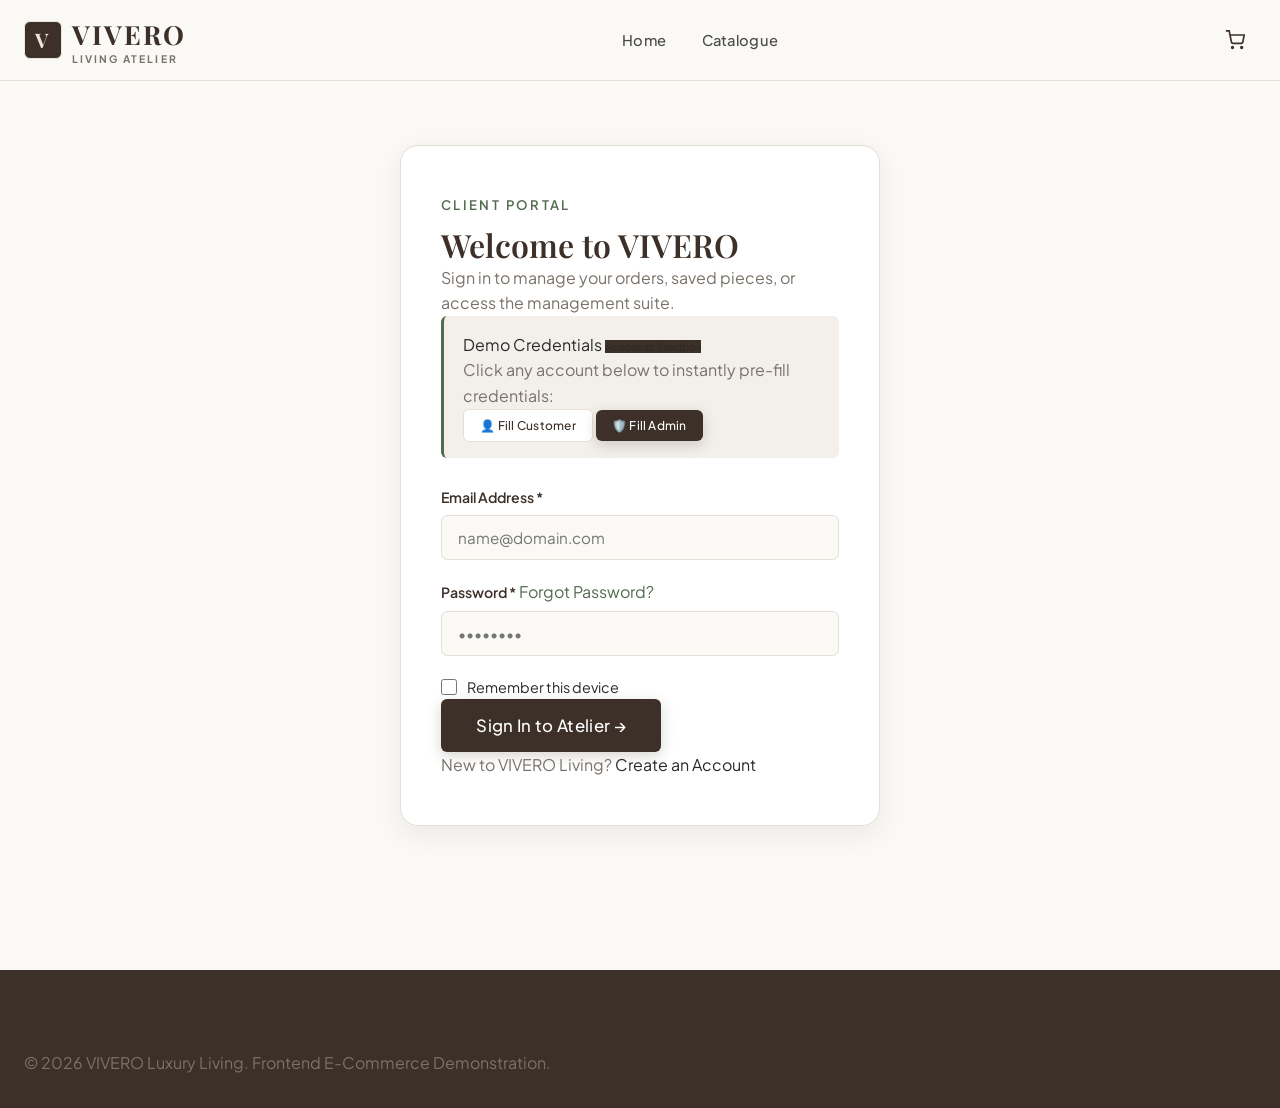
<file: login.html>
<!DOCTYPE html>
<html lang="en">
<head>
    <meta charset="UTF-8">
    <meta name="viewport" content="width=device-width, initial-scale=1.0">
    <title>Sign In • VIVERO Living Atelier</title>
    <!-- Google Fonts -->
    <link rel="preconnect" href="https://fonts.googleapis.com">
    <link rel="preconnect" href="https://fonts.gstatic.com" crossorigin>
    <link href="https://fonts.googleapis.com/css2?family=Playfair+Display:ital,wght@0,400;0,600;0,700;1,400&family=Plus+Jakarta+Sans:wght@300;400;500;600;700&display=swap" rel="stylesheet">
    <!-- Main Stylesheet -->
    <link rel="stylesheet" href="css/style.css">
</head>
<body>

    <!-- Navigation Header -->
    <header class="site-header" id="site-header">
        <div class="container">
            <div class="nav-inner">
                <a href="index.html" class="brand-logo">
                    <div class="brand-monogram">V</div>
                    <div>
                        VIVERO
                        <span class="brand-subtitle">Living Atelier</span>
                    </div>
                </a>

                <nav>
                    <ul class="nav-links">
                        <li><a href="index.html" class="nav-link-item">Home</a></li>
                        <li><a href="shop.html" class="nav-link-item">Catalogue</a></li>
                    </ul>
                </nav>

                <div class="nav-actions">
                    <a href="cart.html" class="nav-icon-btn" title="Cart">
                        <svg width="20" height="20" viewBox="0 0 24 24" fill="none" stroke="currentColor" stroke-width="2"><circle cx="9" cy="21" r="1"></circle><circle cx="20" cy="21" r="1"></circle><path d="M1 1h4l2.68 13.39a2 2 0 0 0 2 1.61h9.72a2 2 0 0 0 2-1.61L23 6H6"></path></svg>
                        <span class="badge-counter cart-count-badge" style="display: none;">0</span>
                    </a>
                </div>
            </div>
        </div>
    </header>

    <!-- Login Page Card Container -->
    <main class="auth-page-wrapper">
        <div class="auth-card">
            <div class="text-center mb-4">
                <span class="section-subtitle">Client Portal</span>
                <h1 class="serif-title fs-2 mb-2">Welcome to VIVERO</h1>
                <p class="text-muted small">Sign in to manage your orders, saved pieces, or access the management suite.</p>
            </div>

            <!-- Demo Quick Credentials Box for Easy Grading / Testing -->
            <div class="demo-credentials-box">
                <div class="d-flex align-items-center justify-content-between mb-2">
                    <span class="small fw-bold text-uppercase tracking-wider">Demo Credentials</span>
                    <span class="badge bg-secondary-c text-white" style="font-size: 0.65rem;">Academic Sandbox</span>
                </div>
                <p class="extra-small text-muted mb-2">Click any account below to instantly pre-fill credentials:</p>
                <div class="d-flex gap-2">
                    <button type="button" class="btn btn-luxury-light btn-sm flex-grow-1" id="btn-fill-customer" style="font-size: 0.75rem;">
                        👤 Fill Customer
                    </button>
                    <button type="button" class="btn btn-luxury-primary btn-sm flex-grow-1" id="btn-fill-admin" style="font-size: 0.75rem;">
                        🛡️ Fill Admin
                    </button>
                </div>
            </div>

            <!-- Error / Feedback Alert Box -->
            <div id="login-alert-box" class="alert p-3 rounded mb-3 small" style="display: none;"></div>

            <!-- Form -->
            <form id="login-form">
                <div class="form-group">
                    <label class="form-label" for="login-email">Email Address *</label>
                    <input type="email" id="login-email" class="form-control" placeholder="name@domain.com" required autocomplete="email">
                </div>

                <div class="form-group">
                    <div class="d-flex justify-content-between">
                        <label class="form-label" for="login-password">Password *</label>
                        <a href="#" class="extra-small text-accent" id="link-forgot-pass">Forgot Password?</a>
                    </div>
                    <input type="password" id="login-password" class="form-control" placeholder="••••••••" required autocomplete="current-password">
                </div>

                <div class="d-flex align-items-center justify-content-between mb-4">
                    <label class="filter-checkbox-label small">
                        <input type="checkbox" id="login-remember">
                        <span>Remember this device</span>
                    </label>
                </div>

                <button type="submit" class="btn btn-luxury-primary btn-lg w-100 mb-3" id="btn-login-submit">
                    Sign In to Atelier &rarr;
                </button>

                <div class="text-center pt-3 border-top">
                    <span class="small text-muted">New to VIVERO Living? </span>
                    <a href="register.html" class="small fw-bold text-secondary text-decoration-underline">Create an Account</a>
                </div>
            </form>
        </div>
    </main>

    <!-- Professional Footer -->
    <footer class="site-footer" id="footer">
        <div class="container text-center">
            <p class="small text-muted mb-0">&copy; 2026 VIVERO Luxury Living. Frontend E-Commerce Demonstration.</p>
        </div>
    </footer>

    <!-- Core Scripts -->
    <script src="js/products.js"></script>
    <script src="js/auth.js"></script>
    <script src="js/cart.js"></script>
    <script src="js/app.js"></script>

    <!-- Login Logic -->
    <script>
        document.addEventListener('DOMContentLoaded', () => {
            const form = document.getElementById('login-form');
            const alertBox = document.getElementById('login-alert-box');
            const emailInput = document.getElementById('login-email');
            const passInput = document.getElementById('login-password');

            // Quick Auto-fill buttons
            document.getElementById('btn-fill-customer').addEventListener('click', () => {
                emailInput.value = 'customer@gmail.com';
                passInput.value = 'Customer123';
                Cart.showToast('Customer demo credentials filled.', 'info');
            });

            document.getElementById('btn-fill-admin').addEventListener('click', () => {
                emailInput.value = 'admin@furniture.com';
                passInput.value = 'Admin123';
                Cart.showToast('Admin demo credentials filled.', 'info');
            });

            // Forgot Password Link
            document.getElementById('link-forgot-pass').addEventListener('click', (e) => {
                e.preventDefault();
                alert('DEMO MODE: Use credentials displayed in the Demo Credentials box (Customer123 or Admin123).');
            });

            // Form Submit
            form.addEventListener('submit', (e) => {
                e.preventDefault();
                alertBox.style.display = 'none';

                const email = emailInput.value.trim();
                const password = passInput.value;
                const remember = document.getElementById('login-remember').checked;

                const res = Auth.login(email, password, remember);

                if (res.success) {
                    alertBox.className = 'p-3 rounded mb-3 small bg-success text-white';
                    alertBox.textContent = res.message;
                    alertBox.style.display = 'block';

                    Cart.showToast(res.message, 'success');

                    // Check if redirect specified in URL query
                    const params = new URLSearchParams(window.location.search);
                    const redirect = params.get('redirect');

                    setTimeout(() => {
                        if (redirect) {
                            window.location.href = redirect;
                        } else if (res.user.role === 'admin') {
                            window.location.href = 'admin.html';
                        } else {
                            window.location.href = 'index.html';
                        }
                    }, 800);
                } else {
                    alertBox.className = 'p-3 rounded mb-3 small bg-danger text-white';
                    alertBox.textContent = res.message;
                    alertBox.style.display = 'block';
                }
            });
        });
    </script>
</body>
</html>
</file>
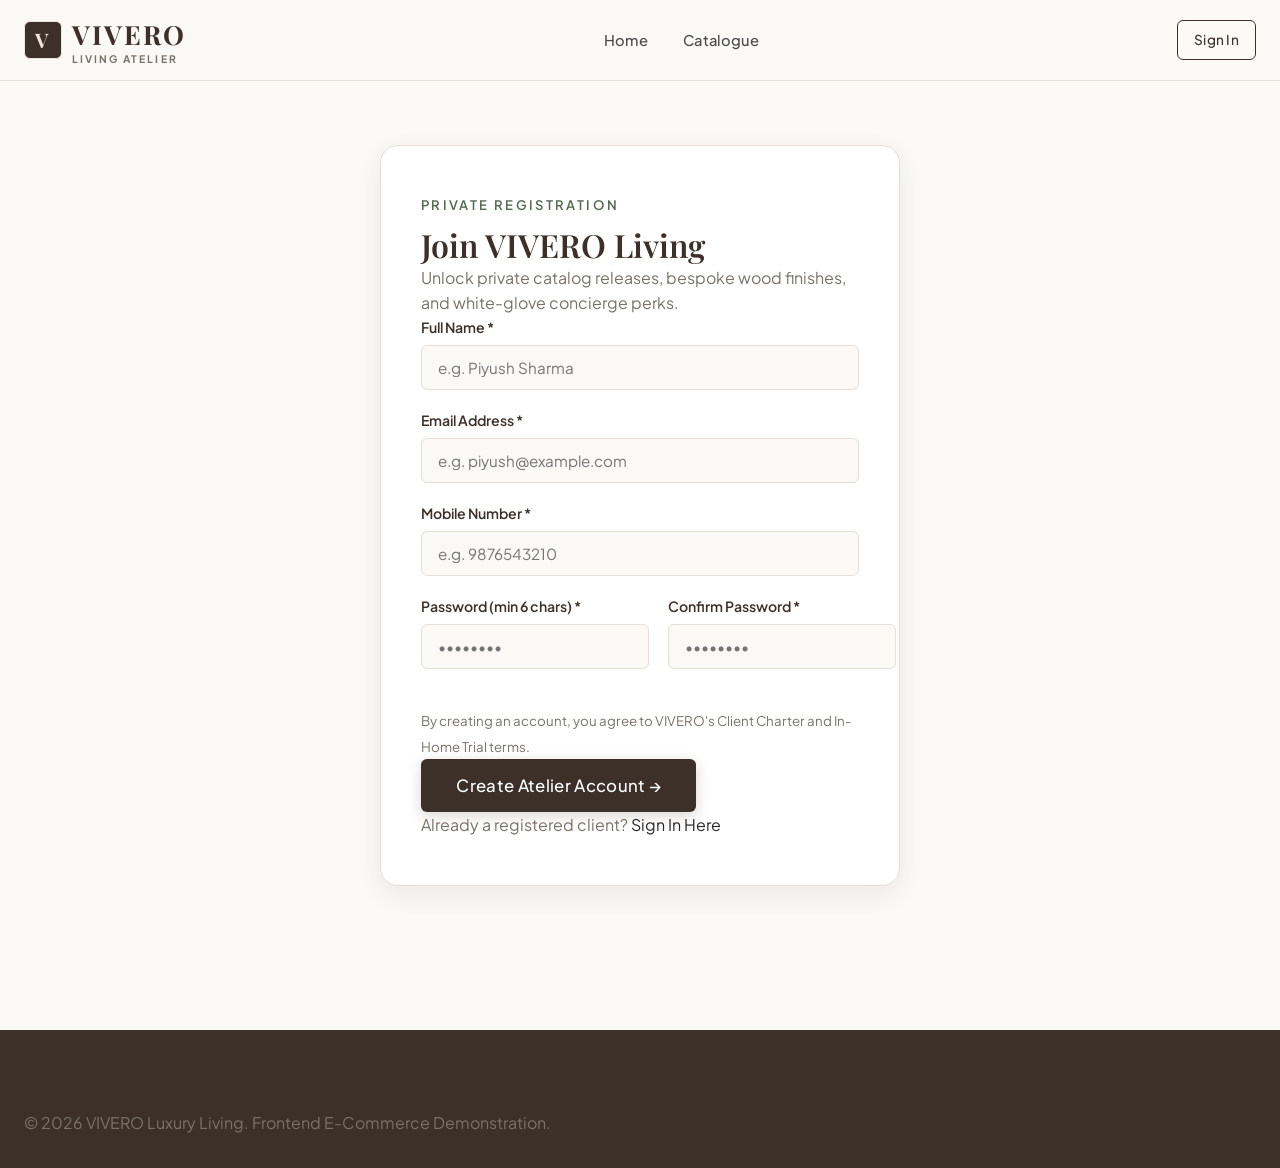
<file: register.html>
<!DOCTYPE html>
<html lang="en">
<head>
    <meta charset="UTF-8">
    <meta name="viewport" content="width=device-width, initial-scale=1.0">
    <title>Create Account • VIVERO Living Atelier</title>
    <!-- Google Fonts -->
    <link rel="preconnect" href="https://fonts.googleapis.com">
    <link rel="preconnect" href="https://fonts.gstatic.com" crossorigin>
    <link href="https://fonts.googleapis.com/css2?family=Playfair+Display:ital,wght@0,400;0,600;0,700;1,400&family=Plus+Jakarta+Sans:wght@300;400;500;600;700&display=swap" rel="stylesheet">
    <!-- Main Stylesheet -->
    <link rel="stylesheet" href="css/style.css">
</head>
<body>

    <!-- Navigation Header -->
    <header class="site-header" id="site-header">
        <div class="container">
            <div class="nav-inner">
                <a href="index.html" class="brand-logo">
                    <div class="brand-monogram">V</div>
                    <div>
                        VIVERO
                        <span class="brand-subtitle">Living Atelier</span>
                    </div>
                </a>

                <nav>
                    <ul class="nav-links">
                        <li><a href="index.html" class="nav-link-item">Home</a></li>
                        <li><a href="shop.html" class="nav-link-item">Catalogue</a></li>
                    </ul>
                </nav>

                <div class="nav-actions">
                    <a href="login.html" class="btn btn-luxury-outline btn-sm">Sign In</a>
                </div>
            </div>
        </div>
    </header>

    <!-- Register Form Container -->
    <main class="auth-page-wrapper">
        <div class="auth-card" style="max-width: 520px;">
            <div class="text-center mb-4">
                <span class="section-subtitle">Private Registration</span>
                <h1 class="serif-title fs-2 mb-2">Join VIVERO Living</h1>
                <p class="text-muted small">Unlock private catalog releases, bespoke wood finishes, and white-glove concierge perks.</p>
            </div>

            <!-- Error / Feedback Alert Box -->
            <div id="register-alert-box" class="alert p-3 rounded mb-3 small" style="display: none;"></div>

            <form id="register-form">
                <div class="form-group">
                    <label class="form-label" for="reg-name">Full Name *</label>
                    <input type="text" id="reg-name" class="form-control" placeholder="e.g. Piyush Sharma" required autocomplete="name">
                </div>

                <div class="form-group">
                    <label class="form-label" for="reg-email">Email Address *</label>
                    <input type="email" id="reg-email" class="form-control" placeholder="e.g. piyush@example.com" required autocomplete="email">
                </div>

                <div class="form-group">
                    <label class="form-label" for="reg-phone">Mobile Number *</label>
                    <input type="tel" id="reg-phone" class="form-control" placeholder="e.g. 9876543210" required autocomplete="tel">
                </div>

                <div class="form-grid-2">
                    <div class="form-group">
                        <label class="form-label" for="reg-password">Password (min 6 chars) *</label>
                        <input type="password" id="reg-password" class="form-control" placeholder="••••••••" required autocomplete="new-password">
                    </div>
                    <div class="form-group">
                        <label class="form-label" for="reg-confirm-password">Confirm Password *</label>
                        <input type="password" id="reg-confirm-password" class="form-control" placeholder="••••••••" required autocomplete="new-password">
                    </div>
                </div>

                <div class="mb-4">
                    <small class="text-muted">By creating an account, you agree to VIVERO's Client Charter and In-Home Trial terms.</small>
                </div>

                <button type="submit" class="btn btn-luxury-primary btn-lg w-100 mb-3" id="btn-register-submit">
                    Create Atelier Account &rarr;
                </button>

                <div class="text-center pt-3 border-top">
                    <span class="small text-muted">Already a registered client? </span>
                    <a href="login.html" class="small fw-bold text-secondary text-decoration-underline">Sign In Here</a>
                </div>
            </form>
        </div>
    </main>

    <!-- Professional Footer -->
    <footer class="site-footer" id="footer">
        <div class="container text-center">
            <p class="small text-muted mb-0">&copy; 2026 VIVERO Luxury Living. Frontend E-Commerce Demonstration.</p>
        </div>
    </footer>

    <!-- Core Scripts -->
    <script src="js/products.js"></script>
    <script src="js/auth.js"></script>
    <script src="js/cart.js"></script>
    <script src="js/app.js"></script>

    <!-- Registration Logic -->
    <script>
        document.addEventListener('DOMContentLoaded', () => {
            const form = document.getElementById('register-form');
            const alertBox = document.getElementById('register-alert-box');

            form.addEventListener('submit', (e) => {
                e.preventDefault();
                alertBox.style.display = 'none';

                const name = document.getElementById('reg-name').value.trim();
                const email = document.getElementById('reg-email').value.trim();
                const phone = document.getElementById('reg-phone').value.trim();
                const password = document.getElementById('reg-password').value;
                const confirmPassword = document.getElementById('reg-confirm-password').value;

                const res = Auth.register({ name, email, phone, password, confirmPassword });

                if (res.success) {
                    alertBox.className = 'p-3 rounded mb-3 small bg-success text-white';
                    alertBox.textContent = res.message;
                    alertBox.style.display = 'block';

                    Cart.showToast(res.message, 'success');

                    setTimeout(() => {
                        window.location.href = 'index.html';
                    }, 1200);
                } else {
                    alertBox.className = 'p-3 rounded mb-3 small bg-danger text-white';
                    alertBox.textContent = res.message;
                    alertBox.style.display = 'block';
                }
            });
        });
    </script>
</body>
</html>
</file>
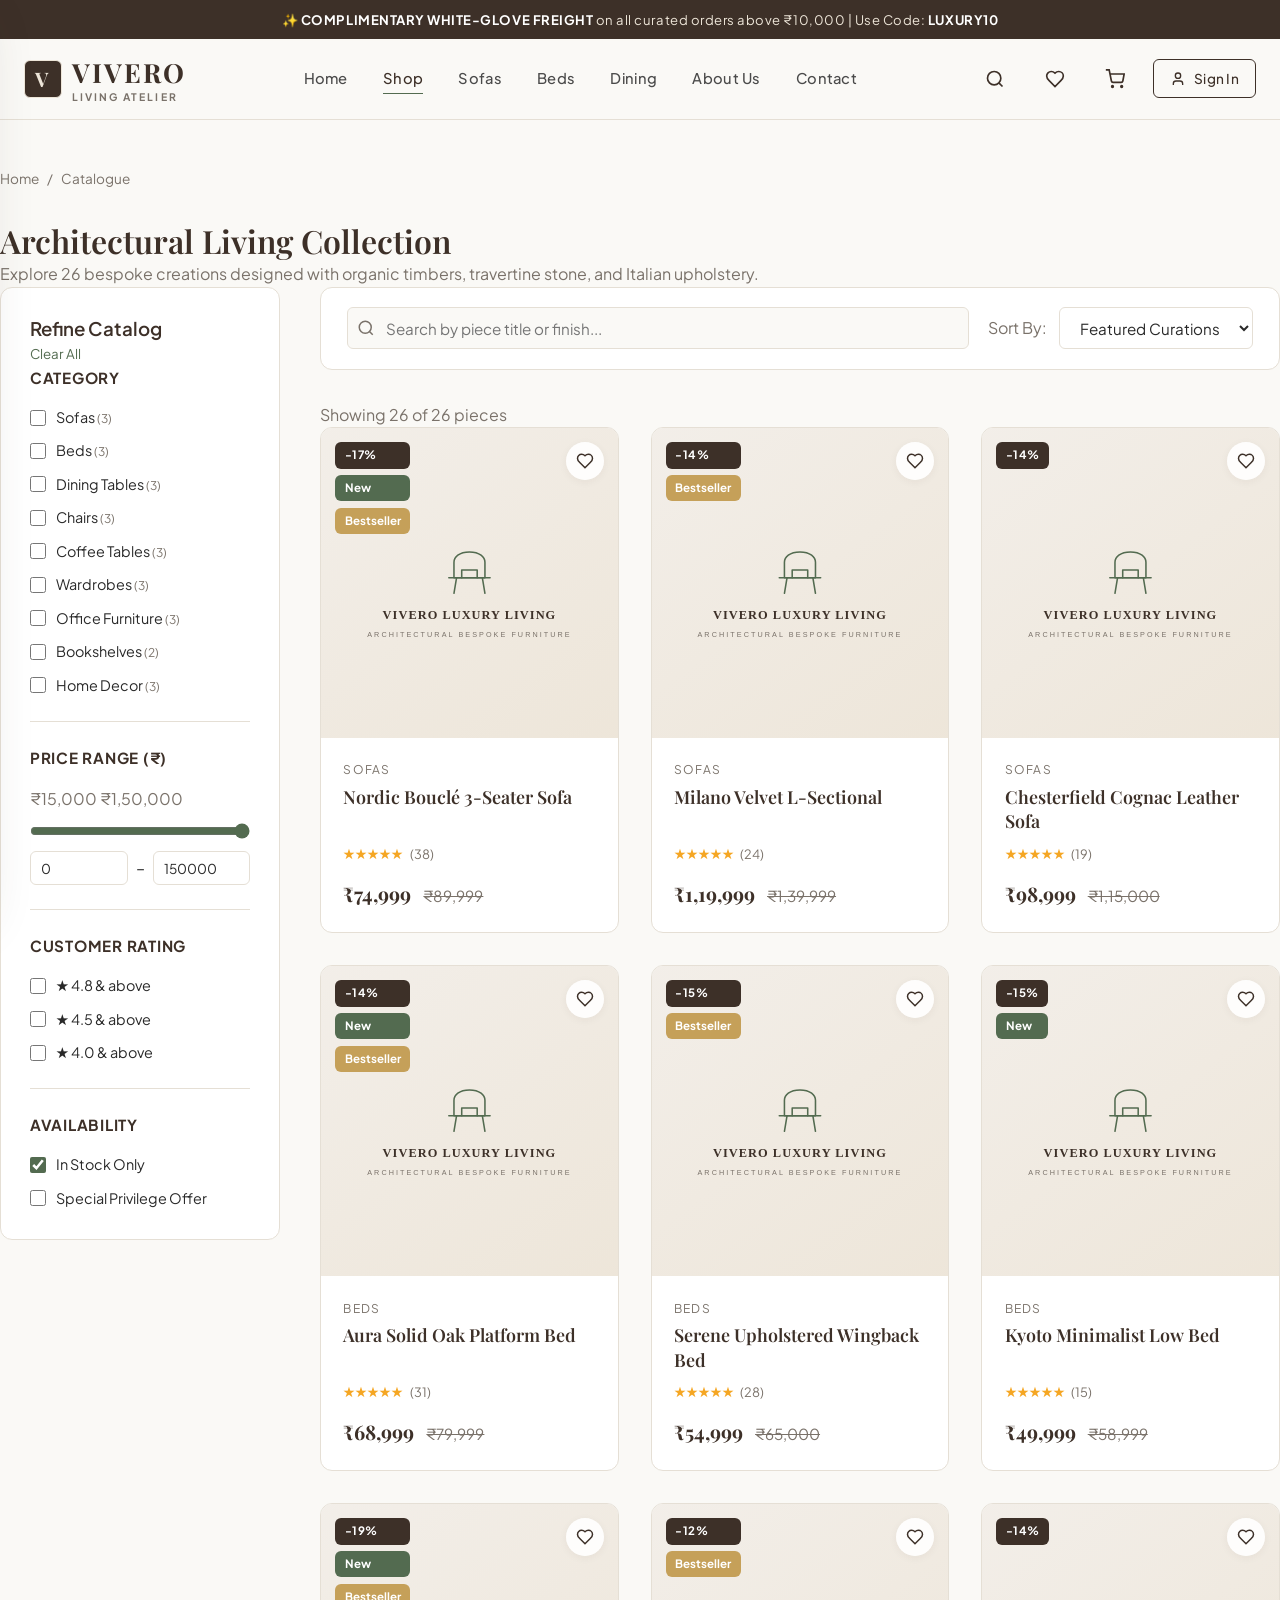
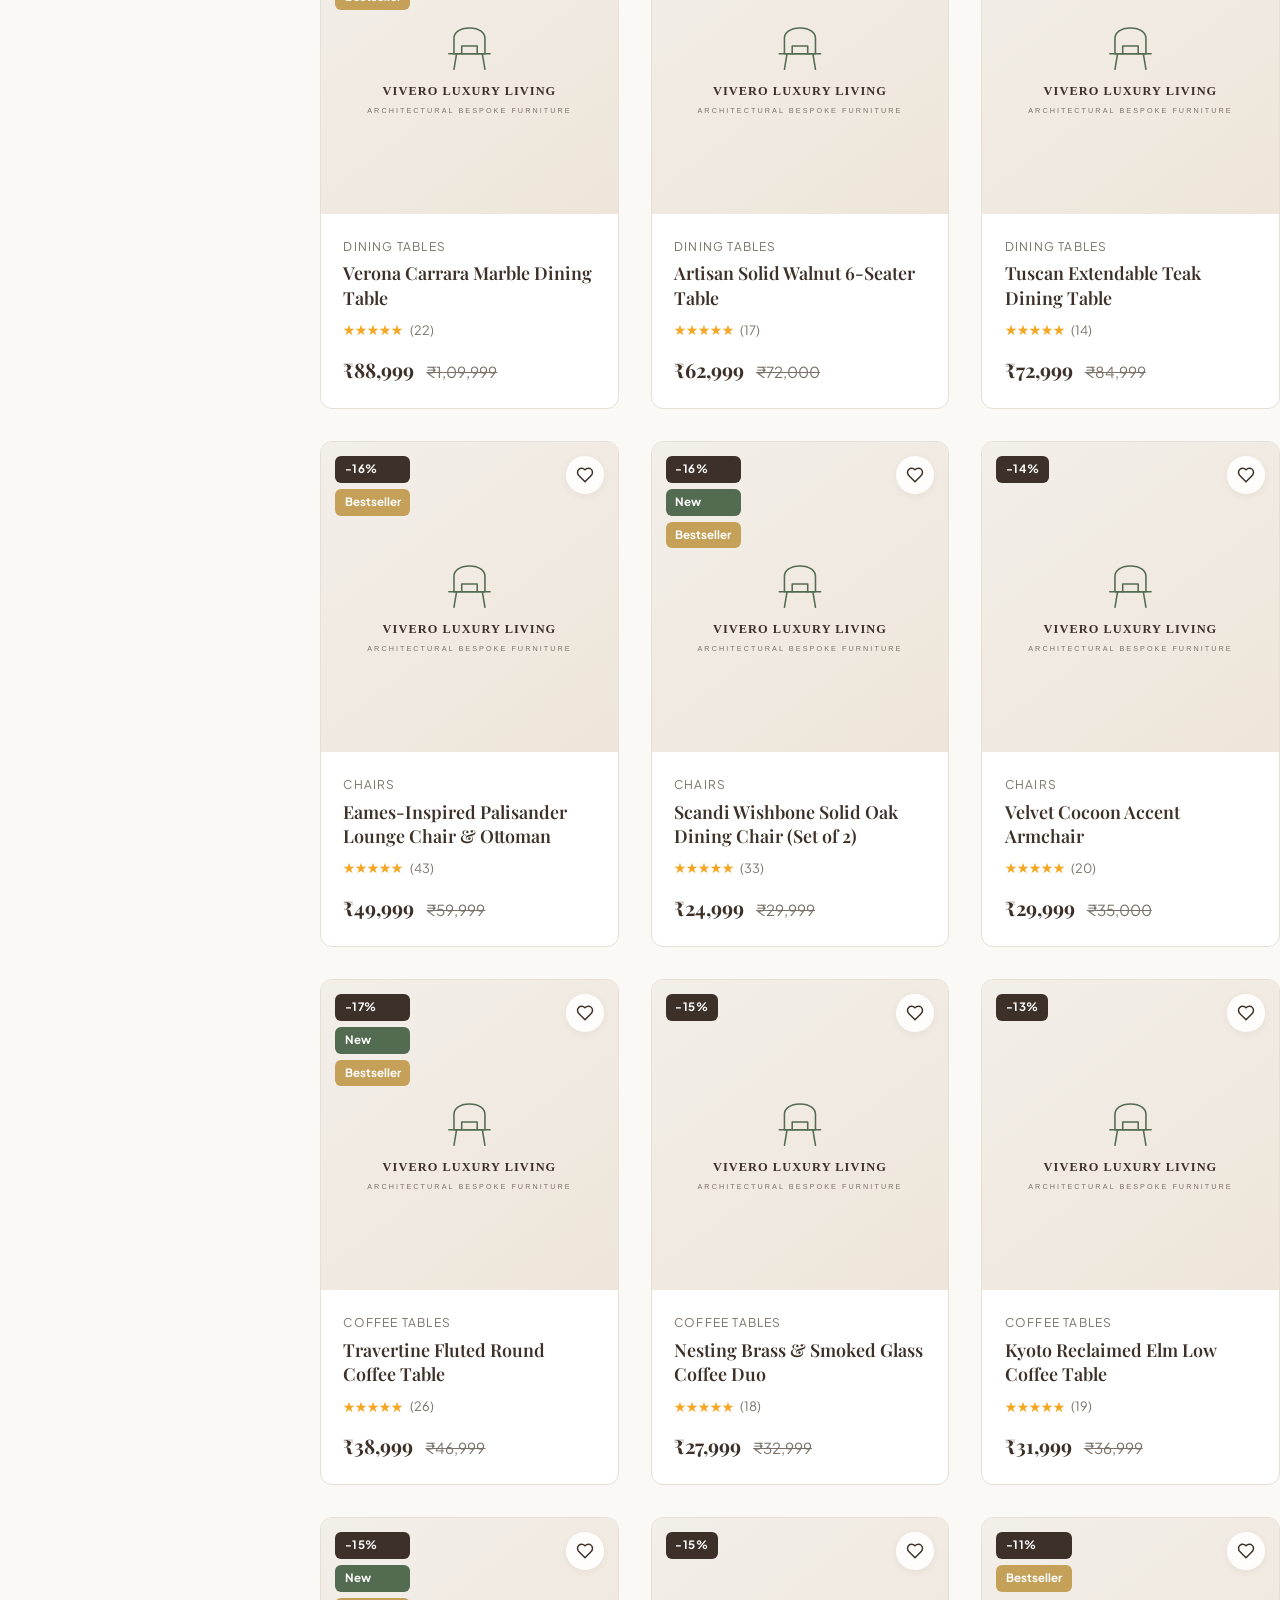
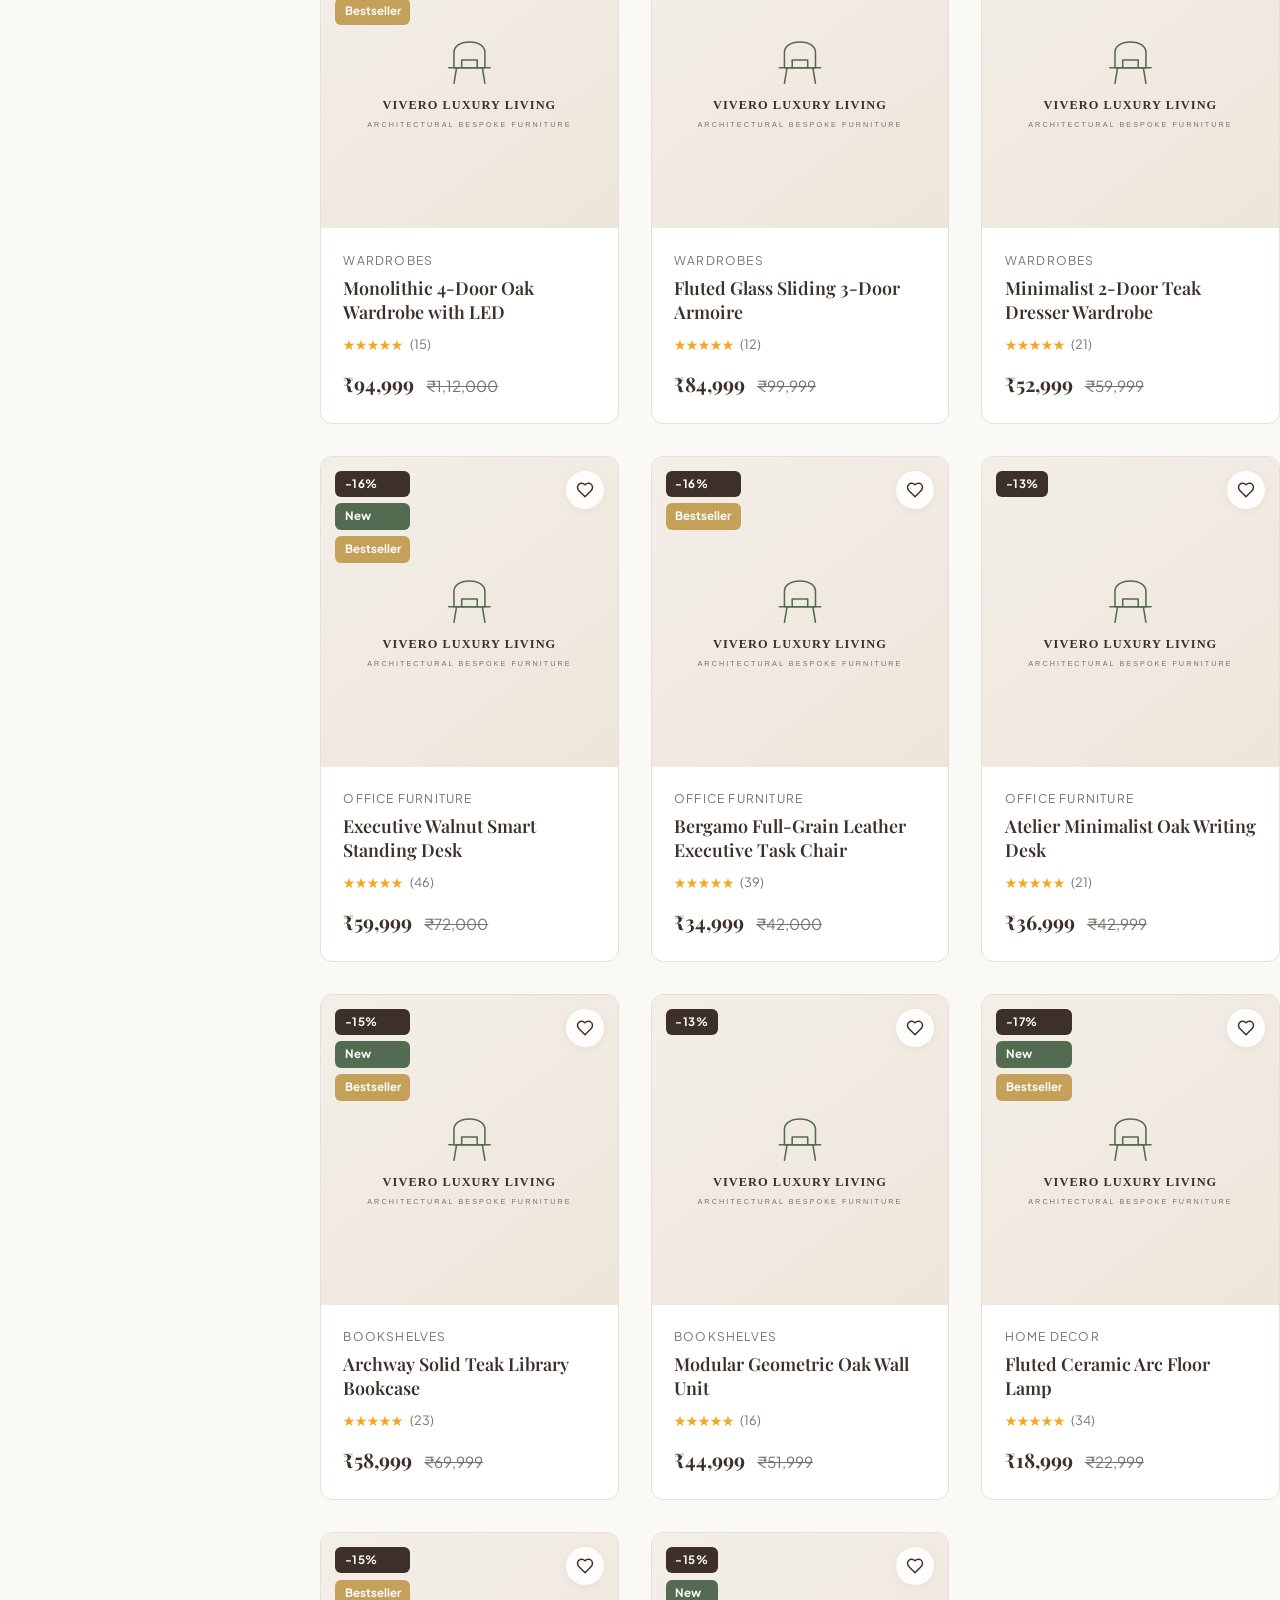
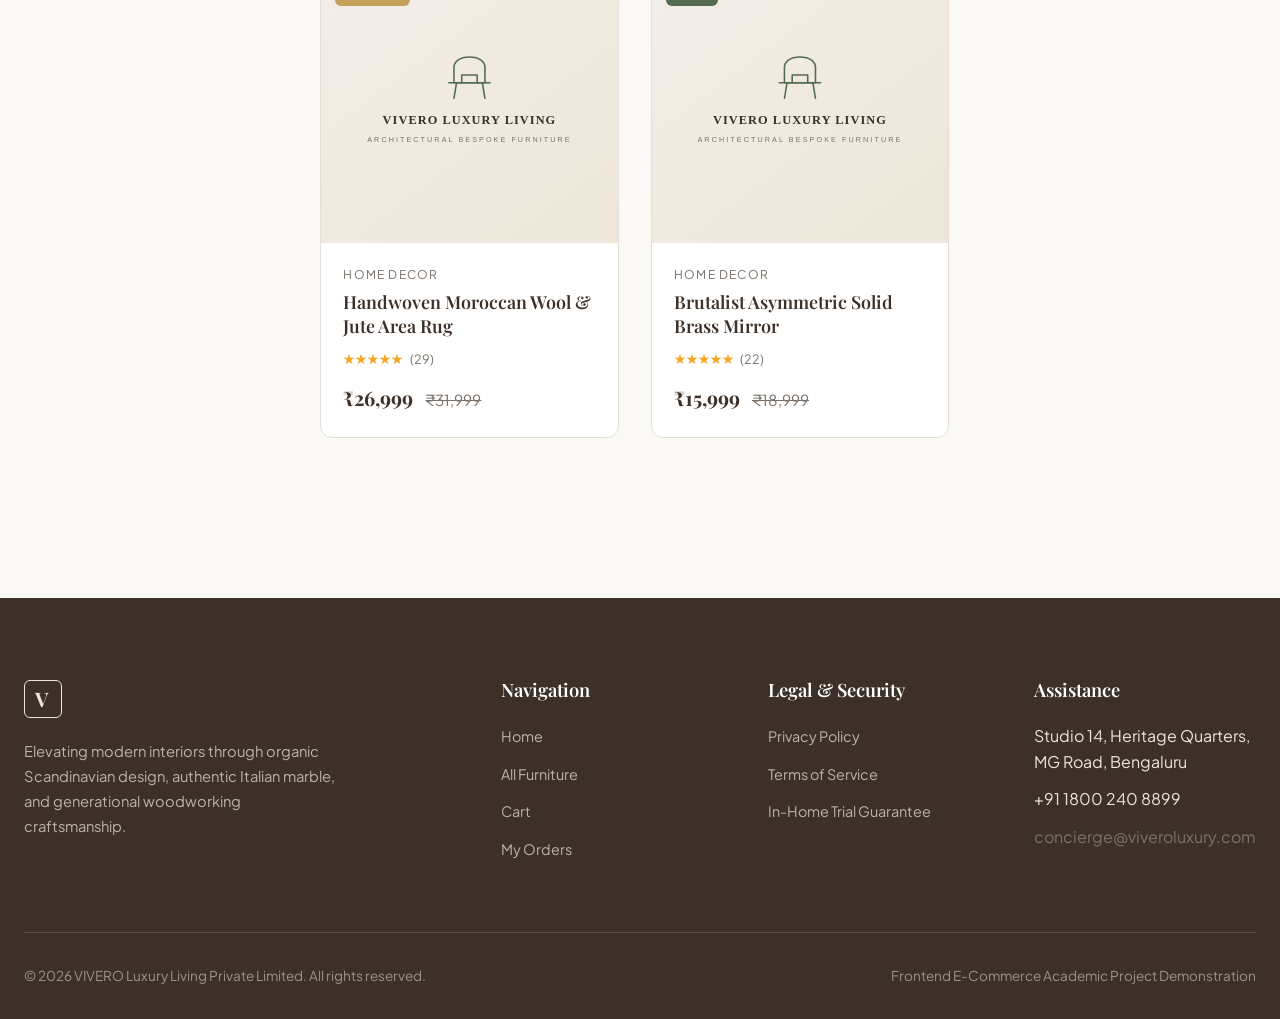
<file: shop.html>
<!DOCTYPE html>
<html lang="en">
<head>
    <meta charset="UTF-8">
    <meta name="viewport" content="width=device-width, initial-scale=1.0">
    <title>Shop Luxury Collection • VIVERO Living Atelier</title>
    <meta name="description" content="Explore our complete catalogue of handcrafted bespoke furniture pieces, dining tables, sofas, beds, and architectural decor.">
    <!-- Google Fonts -->
    <link rel="preconnect" href="https://fonts.googleapis.com">
    <link rel="preconnect" href="https://fonts.gstatic.com" crossorigin>
    <link href="https://fonts.googleapis.com/css2?family=Playfair+Display:ital,wght@0,400;0,600;0,700;1,400&family=Plus+Jakarta+Sans:wght@300;400;500;600;700&display=swap" rel="stylesheet">
    <!-- Main Stylesheet -->
    <link rel="stylesheet" href="css/style.css">
</head>
<body>

    <!-- Announcement Bar -->
    <div class="announcement-bar">
        <span>✨ <strong>COMPLIMENTARY WHITE-GLOVE FREIGHT</strong> on all curated orders above ₹10,000 | Use Code: <strong>LUXURY10</strong></span>
    </div>

    <!-- Navigation Header -->
    <header class="site-header" id="site-header">
        <div class="container">
            <div class="nav-inner">
                <!-- Mobile Menu Button -->
                <button class="mobile-menu-toggle" id="mobile-menu-toggle" aria-label="Toggle Navigation">
                    <svg width="24" height="24" viewBox="0 0 24 24" fill="none" stroke="currentColor" stroke-width="2"><line x1="3" y1="12" x2="21" y2="12"></line><line x1="3" y1="6" x2="21" y2="6"></line><line x1="3" y1="18" x2="21" y2="18"></line></svg>
                </button>

                <!-- Brand Logo -->
                <a href="index.html" class="brand-logo">
                    <div class="brand-monogram">V</div>
                    <div>
                        VIVERO
                        <span class="brand-subtitle">Living Atelier</span>
                    </div>
                </a>

                <!-- Desktop Navigation Links -->
                <nav>
                    <ul class="nav-links">
                        <li><a href="index.html" class="nav-link-item">Home</a></li>
                        <li><a href="shop.html" class="nav-link-item active">Shop</a></li>
                        <li><a href="shop.html?category=Sofas" class="nav-link-item">Sofas</a></li>
                        <li><a href="shop.html?category=Beds" class="nav-link-item">Beds</a></li>
                        <li><a href="shop.html?category=Dining+Tables" class="nav-link-item">Dining</a></li>
                        <li><a href="index.html#why-us" class="nav-link-item">About Us</a></li>
                        <li><a href="#footer" class="nav-link-item">Contact</a></li>
                    </ul>
                </nav>

                <!-- Action Controls -->
                <div class="nav-actions">
                    <button class="nav-icon-btn btn-open-search" title="Search Collection">
                        <svg width="20" height="20" viewBox="0 0 24 24" fill="none" stroke="currentColor" stroke-width="2"><circle cx="11" cy="11" r="8"></circle><line x1="21" y1="21" x2="16.65" y2="16.65"></line></svg>
                    </button>

                    <a href="wishlist.html" class="nav-icon-btn" title="Saved Wishlist">
                        <svg width="20" height="20" viewBox="0 0 24 24" fill="none" stroke="currentColor" stroke-width="2"><path d="M19 14c1.49-1.46 3-3.21 3-5.5A5.5 5.5 0 0 0 16.5 3c-1.76 0-3 .5-4.5 2-1.5-1.5-2.74-2-4.5-2A5.5 5.5 0 0 0 2 8.5c0 2.3 1.5 4.05 3 5.5l7 7Z"/></svg>
                        <span class="badge-counter wishlist-count-badge" style="display: none;">0</span>
                    </a>

                    <a href="cart.html" class="nav-icon-btn" title="Shopping Cart">
                        <svg width="20" height="20" viewBox="0 0 24 24" fill="none" stroke="currentColor" stroke-width="2"><circle cx="9" cy="21" r="1"></circle><circle cx="20" cy="21" r="1"></circle><path d="M1 1h4l2.68 13.39a2 2 0 0 0 2 1.61h9.72a2 2 0 0 0 2-1.61L23 6H6"></path></svg>
                        <span class="badge-counter cart-count-badge" style="display: none;">0</span>
                    </a>

                    <div id="nav-user-container">
                        <!-- Populated by app.js -->
                    </div>
                </div>
            </div>
        </div>
    </header>

    <!-- Mobile Drawer -->
    <div class="mobile-drawer" id="mobile-menu-drawer">
        <div>
            <div class="d-flex align-items-center justify-content-between pb-3 border-bottom">
                <a href="index.html" class="brand-logo fs-4">
                    <div class="brand-monogram" style="width:32px; height:32px; font-size:1rem;">V</div>
                    VIVERO
                </a>
                <button id="mobile-menu-close" style="font-size: 1.5rem; color: var(--color-muted);">&times;</button>
            </div>
            <ul class="mobile-nav-links">
                <li><a href="index.html">Home</a></li>
                <li><a href="shop.html">Shop All Pieces</a></li>
                <li><a href="wishlist.html">Wishlist</a></li>
                <li><a href="cart.html">Shopping Cart</a></li>
                <li><a href="orders.html">My Orders</a></li>
                <li><a href="admin.html">Admin Portal</a></li>
            </ul>
        </div>
    </div>
    <div class="mobile-overlay" id="mobile-menu-overlay"></div>

    <!-- Shop Content Container -->
    <main class="container shop-page-wrapper">
        <!-- Breadcrumbs -->
        <nav class="shop-breadcrumbs">
            <a href="index.html">Home</a>
            <span>/</span>
            <span class="text-secondary fw-semibold">Catalogue</span>
        </nav>

        <div class="mb-4">
            <h1 class="serif-title fs-2 mb-1">Architectural Living Collection</h1>
            <p class="text-muted">Explore <span id="total-count-label">26</span> bespoke creations designed with organic timbers, travertine stone, and Italian upholstery.</p>
        </div>

        <div class="shop-layout">
            <!-- Left Filters Sidebar -->
            <aside class="shop-filters-sidebar">
                <div class="d-flex align-items-center justify-content-between mb-4">
                    <h3 class="fs-6 font-sans fw-bold text-uppercase tracking-wider mb-0">Refine Catalog</h3>
                    <button id="btn-clear-filters" class="text-accent small fw-semibold text-decoration-underline border-0 bg-transparent" style="cursor: pointer;">Clear All</button>
                </div>

                <!-- 1. Categories Filter -->
                <div class="filter-group">
                    <div class="filter-title">Category</div>
                    <div class="filter-options-list" id="filter-categories-list">
                        <!-- Populated by JS -->
                    </div>
                </div>

                <!-- 2. Price Range Filter -->
                <div class="filter-group">
                    <div class="filter-title">Price Range (₹)</div>
                    <div class="price-slider-box">
                        <div class="d-flex justify-content-between small text-muted">
                            <span id="price-min-label">₹15,000</span>
                            <span id="price-max-label">₹1,50,000</span>
                        </div>
                        <input type="range" id="price-range-slider" min="15000" max="150000" step="5000" value="150000" class="form-range" style="accent-color: var(--color-accent); cursor: pointer;">
                        <div class="price-inputs-row">
                            <input type="number" id="price-min-input" class="price-input-field" placeholder="Min ₹" value="0">
                            <span>–</span>
                            <input type="number" id="price-max-input" class="price-input-field" placeholder="Max ₹" value="150000">
                        </div>
                    </div>
                </div>

                <!-- 3. Star Rating Filter -->
                <div class="filter-group">
                    <div class="filter-title">Customer Rating</div>
                    <div class="filter-options-list">
                        <label class="filter-checkbox-label">
                            <input type="checkbox" name="rating-filter" value="4.8">
                            <span>★ 4.8 & above</span>
                        </label>
                        <label class="filter-checkbox-label">
                            <input type="checkbox" name="rating-filter" value="4.5">
                            <span>★ 4.5 & above</span>
                        </label>
                        <label class="filter-checkbox-label">
                            <input type="checkbox" name="rating-filter" value="4.0">
                            <span>★ 4.0 & above</span>
                        </label>
                    </div>
                </div>

                <!-- 4. Availability Filter -->
                <div class="filter-group">
                    <div class="filter-title">Availability</div>
                    <div class="filter-options-list">
                        <label class="filter-checkbox-label">
                            <input type="checkbox" id="filter-in-stock" checked>
                            <span>In Stock Only</span>
                        </label>
                        <label class="filter-checkbox-label">
                            <input type="checkbox" id="filter-on-sale">
                            <span>Special Privilege Offer</span>
                        </label>
                    </div>
                </div>
            </aside>

            <!-- Right Products Listing Area -->
            <section class="shop-content-area">
                <!-- Shop Toolbar -->
                <div class="shop-toolbar">
                    <div class="shop-search-box">
                        <svg class="shop-search-icon" width="18" height="18" viewBox="0 0 24 24" fill="none" stroke="currentColor" stroke-width="2"><circle cx="11" cy="11" r="8"></circle><line x1="21" y1="21" x2="16.65" y2="16.65"></line></svg>
                        <input type="text" id="shop-search-input" class="shop-search-input" placeholder="Search by piece title or finish...">
                    </div>

                    <div class="shop-sort-box">
                        <label for="shop-sort-select" class="small text-muted fw-semibold text-uppercase tracking-wider">Sort By:</label>
                        <select id="shop-sort-select" class="shop-sort-select">
                            <option value="featured">Featured Curations</option>
                            <option value="price-asc">Price: Low to High</option>
                            <option value="price-desc">Price: High to Low</option>
                            <option value="rating-desc">Highest Rated</option>
                            <option value="newest">Newest Arrivals</option>
                            <option value="bestseller">Popular Bestsellers</option>
                        </select>
                    </div>
                </div>

                <!-- Active Filters Chips -->
                <div class="d-flex flex-wrap gap-2 mb-3" id="active-filter-chips"></div>

                <!-- Results Counter -->
                <div class="d-flex justify-content-between align-items-center mb-4">
                    <span class="small text-muted" id="showing-results-text">Showing 26 of 26 pieces</span>
                </div>

                <!-- Products Grid -->
                <div class="products-grid" id="shop-products-grid">
                    <!-- Populated dynamically by JS -->
                </div>

                <!-- Empty State -->
                <div id="shop-empty-state" class="text-center py-5" style="display: none;">
                    <div class="empty-icon-circle mb-3" style="width: 60px; height: 60px; border-radius: 50%; background: var(--color-sand); display: inline-flex; align-items: center; justify-content: center;">
                        <svg width="28" height="28" viewBox="0 0 24 24" fill="none" stroke="currentColor" stroke-width="2"><circle cx="11" cy="11" r="8"></circle><line x1="21" y1="21" x2="16.65" y2="16.65"></line></svg>
                    </div>
                    <h3 class="serif-title mb-2">No matching pieces found</h3>
                    <p class="text-muted mb-4">Try broadening your price limits or adjusting the category filters.</p>
                    <button class="btn btn-luxury-primary" onclick="ShopController.clearAllFilters()">Reset All Filters</button>
                </div>
            </section>
        </div>
    </main>

    <!-- Professional Footer -->
    <footer class="site-footer" id="footer">
        <div class="container">
            <div class="footer-top">
                <div class="footer-brand">
                    <a href="index.html" class="brand-logo text-white">
                        <div class="brand-monogram">V</div>
                        VIVERO
                    </a>
                    <p>Elevating modern interiors through organic Scandinavian design, authentic Italian marble, and generational woodworking craftsmanship.</p>
                </div>
                <div>
                    <h4 class="footer-title">Navigation</h4>
                    <ul class="footer-links-list">
                        <li><a href="index.html">Home</a></li>
                        <li><a href="shop.html">All Furniture</a></li>
                        <li><a href="cart.html">Cart</a></li>
                        <li><a href="orders.html">My Orders</a></li>
                    </ul>
                </div>
                <div>
                    <h4 class="footer-title">Legal & Security</h4>
                    <ul class="footer-links-list">
                        <li><a href="#">Privacy Policy</a></li>
                        <li><a href="#">Terms of Service</a></li>
                        <li><a href="#">In-Home Trial Guarantee</a></li>
                    </ul>
                </div>
                <div>
                    <h4 class="footer-title">Assistance</h4>
                    <ul class="footer-links-list">
                        <li class="text-white small">Studio 14, Heritage Quarters, MG Road, Bengaluru</li>
                        <li class="text-white small mt-1">+91 1800 240 8899</li>
                        <li class="small text-muted mt-2">concierge@viveroluxury.com</li>
                    </ul>
                </div>
            </div>
            <div class="footer-bottom">
                <div>&copy; 2026 VIVERO Luxury Living Private Limited. All rights reserved.</div>
                <div>Frontend E-Commerce Academic Project Demonstration</div>
            </div>
        </div>
    </footer>

    <!-- Global Search Modal -->
    <div class="modal-backdrop-custom" id="global-search-modal">
        <div class="modal-content-custom">
            <span class="modal-close-btn" id="search-modal-close">&times;</span>
            <div class="mb-4">
                <span class="section-subtitle">Catalog Search</span>
                <h3 class="serif-title">Search Living Pieces</h3>
            </div>
            <div class="position-relative mb-4">
                <input type="text" id="global-search-input" class="form-control form-control-lg" placeholder="Type piece name or category...">
            </div>
            <div id="search-modal-results"></div>
        </div>
    </div>

    <!-- Core Scripts -->
    <script src="js/products.js"></script>
    <script src="js/auth.js"></script>
    <script src="js/cart.js"></script>
    <script src="js/app.js"></script>

    <!-- Shop Filtering & Sorting Controller -->
    <script>
        const ShopController = {
            products: [],
            selectedCategories: new Set(),
            selectedRatings: new Set(),
            inStockOnly: true,
            onSaleOnly: false,
            searchQuery: '',
            sortBy: 'featured',
            maxPrice: 150000,
            minPrice: 0,

            init() {
                this.products = ProductDB.getAll();
                this.parseUrlParams();
                this.renderCategoriesList();
                this.setupEventListeners();
                this.applyFiltersAndRender();
            },

            parseUrlParams() {
                const params = new URLSearchParams(window.location.search);
                const categoryParam = params.get('category');
                if (categoryParam) {
                    this.selectedCategories.add(categoryParam);
                }
                const filterParam = params.get('filter');
                if (filterParam === 'bestseller') {
                    this.sortBy = 'bestseller';
                    document.getElementById('shop-sort-select').value = 'bestseller';
                } else if (filterParam === 'new') {
                    this.sortBy = 'newest';
                    document.getElementById('shop-sort-select').value = 'newest';
                }
            },

            renderCategoriesList() {
                const categories = ProductDB.getCategories();
                const container = document.getElementById('filter-categories-list');
                if (!container) return;

                container.innerHTML = categories.map(c => {
                    const count = this.products.filter(p => p.category.toLowerCase() === c.name.toLowerCase()).length;
                    const isChecked = this.selectedCategories.has(c.name);
                    return `
                        <label class="filter-checkbox-label">
                            <input type="checkbox" name="category-filter" value="${c.name}" ${isChecked ? 'checked' : ''}>
                            <span class="d-flex justify-content-between w-100">
                                <span>${c.name}</span>
                                <small class="text-muted">(${count})</small>
                            </span>
                        </label>
                    `;
                }).join('');
            },

            setupEventListeners() {
                // Category checkboxes
                document.getElementById('filter-categories-list').addEventListener('change', (e) => {
                    if (e.target.name === 'category-filter') {
                        if (e.target.checked) {
                            this.selectedCategories.add(e.target.value);
                        } else {
                            this.selectedCategories.delete(e.target.value);
                        }
                        this.applyFiltersAndRender();
                    }
                });

                // Price slider
                const slider = document.getElementById('price-range-slider');
                const maxInput = document.getElementById('price-max-input');
                const minInput = document.getElementById('price-min-input');
                const maxLabel = document.getElementById('price-max-label');

                slider.addEventListener('input', (e) => {
                    this.maxPrice = Number(e.target.value);
                    maxInput.value = this.maxPrice;
                    maxLabel.textContent = ProductDB.formatINR(this.maxPrice);
                    this.applyFiltersAndRender();
                });

                maxInput.addEventListener('change', (e) => {
                    this.maxPrice = Number(e.target.value) || 150000;
                    slider.value = this.maxPrice;
                    maxLabel.textContent = ProductDB.formatINR(this.maxPrice);
                    this.applyFiltersAndRender();
                });

                minInput.addEventListener('change', (e) => {
                    this.minPrice = Number(e.target.value) || 0;
                    document.getElementById('price-min-label').textContent = ProductDB.formatINR(this.minPrice);
                    this.applyFiltersAndRender();
                });

                // Rating filter
                document.querySelectorAll('input[name="rating-filter"]').forEach(checkbox => {
                    checkbox.addEventListener('change', (e) => {
                        const val = parseFloat(e.target.value);
                        if (e.target.checked) {
                            this.selectedRatings.add(val);
                        } else {
                            this.selectedRatings.delete(val);
                        }
                        this.applyFiltersAndRender();
                    });
                });

                // In stock & On sale
                const inStockEl = document.getElementById('filter-in-stock');
                if (inStockEl) {
                    inStockEl.addEventListener('change', (e) => {
                        this.inStockOnly = e.target.checked;
                        this.applyFiltersAndRender();
                    });
                }

                const onSaleEl = document.getElementById('filter-on-sale');
                if (onSaleEl) {
                    onSaleEl.addEventListener('change', (e) => {
                        this.onSaleOnly = e.target.checked;
                        this.applyFiltersAndRender();
                    });
                }

                // Search Input with debounce
                const searchInput = document.getElementById('shop-search-input');
                if (searchInput) {
                    searchInput.addEventListener('input', (e) => {
                        this.searchQuery = e.target.value.trim().toLowerCase();
                        this.applyFiltersAndRender();
                    });
                }

                // Sort selector
                const sortSelect = document.getElementById('shop-sort-select');
                if (sortSelect) {
                    sortSelect.addEventListener('change', (e) => {
                        this.sortBy = e.target.value;
                        this.applyFiltersAndRender();
                    });
                }

                // Clear Filters
                document.getElementById('btn-clear-filters').addEventListener('click', () => {
                    this.clearAllFilters();
                });
            },

            clearAllFilters() {
                this.selectedCategories.clear();
                this.selectedRatings.clear();
                this.searchQuery = '';
                this.minPrice = 0;
                this.maxPrice = 150000;
                this.inStockOnly = false;
                this.onSaleOnly = false;

                // Reset inputs
                document.querySelectorAll('input[name="category-filter"]').forEach(cb => cb.checked = false);
                document.querySelectorAll('input[name="rating-filter"]').forEach(cb => cb.checked = false);
                document.getElementById('filter-in-stock').checked = false;
                document.getElementById('filter-on-sale').checked = false;
                document.getElementById('shop-search-input').value = '';
                document.getElementById('price-range-slider').value = 150000;
                document.getElementById('price-max-input').value = 150000;
                document.getElementById('price-min-input').value = 0;
                document.getElementById('price-max-label').textContent = '₹1,50,000';
                document.getElementById('price-min-label').textContent = '₹0';

                this.applyFiltersAndRender();
            },

            applyFiltersAndRender() {
                let filtered = [...this.products];

                // 1. Search Query
                if (this.searchQuery) {
                    filtered = filtered.filter(p => 
                        p.name.toLowerCase().includes(this.searchQuery) ||
                        p.category.toLowerCase().includes(this.searchQuery) ||
                        p.material.toLowerCase().includes(this.searchQuery)
                    );
                }

                // 2. Categories
                if (this.selectedCategories.size > 0) {
                    filtered = filtered.filter(p => this.selectedCategories.has(p.category));
                }

                // 3. Price
                filtered = filtered.filter(p => p.price >= this.minPrice && p.price <= this.maxPrice);

                // 4. Rating
                if (this.selectedRatings.size > 0) {
                    const minAllowed = Math.min(...Array.from(this.selectedRatings));
                    filtered = filtered.filter(p => p.rating >= minAllowed);
                }

                // 5. Availability
                if (this.inStockOnly) {
                    filtered = filtered.filter(p => p.stock > 0);
                }

                if (this.onSaleOnly) {
                    filtered = filtered.filter(p => p.discount > 0);
                }

                // 6. Sorting
                if (this.sortBy === 'price-asc') {
                    filtered.sort((a, b) => a.price - b.price);
                } else if (this.sortBy === 'price-desc') {
                    filtered.sort((a, b) => b.price - a.price);
                } else if (this.sortBy === 'rating-desc') {
                    filtered.sort((a, b) => b.rating - a.rating);
                } else if (this.sortBy === 'newest') {
                    filtered.sort((a, b) => (b.isNew ? 1 : 0) - (a.isNew ? 1 : 0));
                } else if (this.sortBy === 'bestseller') {
                    filtered.sort((a, b) => (b.bestseller ? 1 : 0) - (a.bestseller ? 1 : 0));
                }

                this.renderGrid(filtered);
            },

            renderGrid(items) {
                const grid = document.getElementById('shop-products-grid');
                const emptyState = document.getElementById('shop-empty-state');
                const resultsText = document.getElementById('showing-results-text');

                resultsText.textContent = `Showing ${items.length} of ${this.products.length} pieces`;

                if (items.length === 0) {
                    grid.innerHTML = '';
                    emptyState.style.display = 'block';
                } else {
                    emptyState.style.display = 'none';
                    grid.innerHTML = items.map(p => App.createProductCard(p)).join('');
                }
            }
        };

        document.addEventListener('DOMContentLoaded', () => {
            ShopController.init();
        });
    </script>
</body>
</html>
</file>
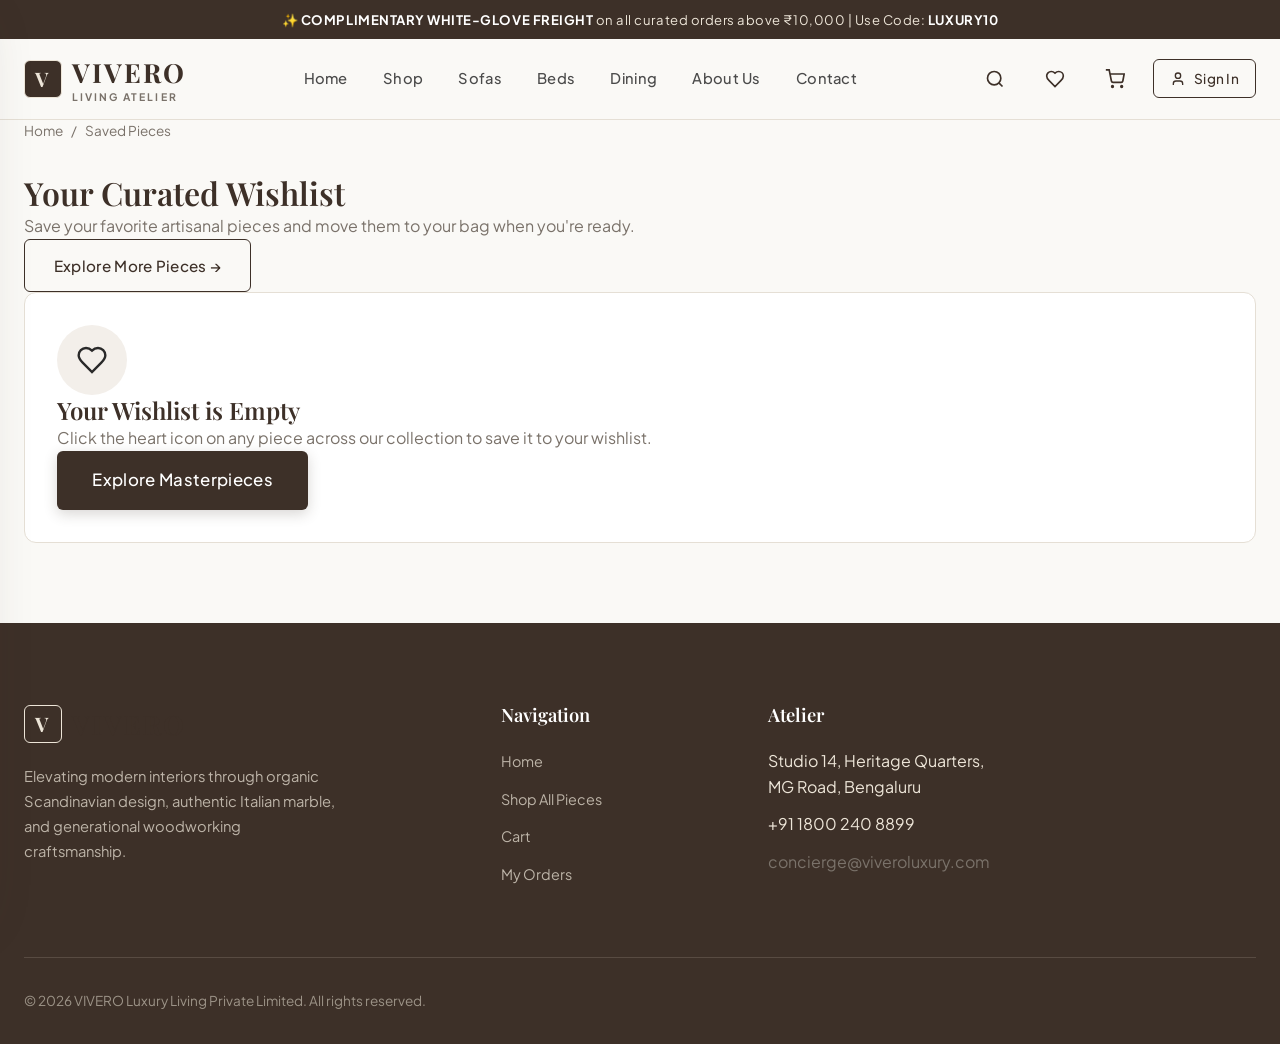
<file: wishlist.html>
<!DOCTYPE html>
<html lang="en">
<head>
    <meta charset="UTF-8">
    <meta name="viewport" content="width=device-width, initial-scale=1.0">
    <title>Saved Pieces • Wishlist • VIVERO Living Atelier</title>
    <!-- Google Fonts -->
    <link rel="preconnect" href="https://fonts.googleapis.com">
    <link rel="preconnect" href="https://fonts.gstatic.com" crossorigin>
    <link href="https://fonts.googleapis.com/css2?family=Playfair+Display:ital,wght@0,400;0,600;0,700;1,400&family=Plus+Jakarta+Sans:wght@300;400;500;600;700&display=swap" rel="stylesheet">
    <!-- Main Stylesheet -->
    <link rel="stylesheet" href="css/style.css">
</head>
<body>

    <!-- Announcement Bar -->
    <div class="announcement-bar">
        <span>✨ <strong>COMPLIMENTARY WHITE-GLOVE FREIGHT</strong> on all curated orders above ₹10,000 | Use Code: <strong>LUXURY10</strong></span>
    </div>

    <!-- Navigation Header -->
    <header class="site-header" id="site-header">
        <div class="container">
            <div class="nav-inner">
                <button class="mobile-menu-toggle" id="mobile-menu-toggle" aria-label="Toggle Navigation">
                    <svg width="24" height="24" viewBox="0 0 24 24" fill="none" stroke="currentColor" stroke-width="2"><line x1="3" y1="12" x2="21" y2="12"></line><line x1="3" y1="6" x2="21" y2="6"></line><line x1="3" y1="18" x2="21" y2="18"></line></svg>
                </button>

                <a href="index.html" class="brand-logo">
                    <div class="brand-monogram">V</div>
                    <div>
                        VIVERO
                        <span class="brand-subtitle">Living Atelier</span>
                    </div>
                </a>

                <nav>
                    <ul class="nav-links">
                        <li><a href="index.html" class="nav-link-item">Home</a></li>
                        <li><a href="shop.html" class="nav-link-item">Shop</a></li>
                        <li><a href="shop.html?category=Sofas" class="nav-link-item">Sofas</a></li>
                        <li><a href="shop.html?category=Beds" class="nav-link-item">Beds</a></li>
                        <li><a href="shop.html?category=Dining+Tables" class="nav-link-item">Dining</a></li>
                        <li><a href="index.html#why-us" class="nav-link-item">About Us</a></li>
                        <li><a href="#footer" class="nav-link-item">Contact</a></li>
                    </ul>
                </nav>

                <div class="nav-actions">
                    <button class="nav-icon-btn btn-open-search" title="Search Collection">
                        <svg width="20" height="20" viewBox="0 0 24 24" fill="none" stroke="currentColor" stroke-width="2"><circle cx="11" cy="11" r="8"></circle><line x1="21" y1="21" x2="16.65" y2="16.65"></line></svg>
                    </button>

                    <a href="wishlist.html" class="nav-icon-btn" title="Saved Wishlist">
                        <svg width="20" height="20" viewBox="0 0 24 24" fill="none" stroke="currentColor" stroke-width="2"><path d="M19 14c1.49-1.46 3-3.21 3-5.5A5.5 5.5 0 0 0 16.5 3c-1.76 0-3 .5-4.5 2-1.5-1.5-2.74-2-4.5-2A5.5 5.5 0 0 0 2 8.5c0 2.3 1.5 4.05 3 5.5l7 7Z"/></svg>
                        <span class="badge-counter wishlist-count-badge" style="display: none;">0</span>
                    </a>

                    <a href="cart.html" class="nav-icon-btn" title="Shopping Cart">
                        <svg width="20" height="20" viewBox="0 0 24 24" fill="none" stroke="currentColor" stroke-width="2"><circle cx="9" cy="21" r="1"></circle><circle cx="20" cy="21" r="1"></circle><path d="M1 1h4l2.68 13.39a2 2 0 0 0 2 1.61h9.72a2 2 0 0 0 2-1.61L23 6H6"></path></svg>
                        <span class="badge-counter cart-count-badge" style="display: none;">0</span>
                    </a>

                    <div id="nav-user-container"></div>
                </div>
            </div>
        </div>
    </header>

    <!-- Mobile Drawer -->
    <div class="mobile-drawer" id="mobile-menu-drawer">
        <div>
            <div class="d-flex align-items-center justify-content-between pb-3 border-bottom">
                <a href="index.html" class="brand-logo fs-4">
                    <div class="brand-monogram" style="width:32px; height:32px; font-size:1rem;">V</div>
                    VIVERO
                </a>
                <button id="mobile-menu-close" style="font-size: 1.5rem; color: var(--color-muted);">&times;</button>
            </div>
            <ul class="mobile-nav-links">
                <li><a href="index.html">Home</a></li>
                <li><a href="shop.html">Shop All Pieces</a></li>
                <li><a href="wishlist.html">Wishlist</a></li>
                <li><a href="cart.html">Shopping Cart</a></li>
                <li><a href="orders.html">My Orders</a></li>
                <li><a href="admin.html">Admin Portal</a></li>
            </ul>
        </div>
    </div>
    <div class="mobile-overlay" id="mobile-menu-overlay"></div>

    <!-- Wishlist Main Wrapper -->
    <main class="container py-5 my-3">
        <nav class="shop-breadcrumbs mb-4">
            <a href="index.html">Home</a>
            <span>/</span>
            <span class="text-secondary fw-semibold">Saved Pieces</span>
        </nav>

        <div class="d-flex align-items-end justify-content-between flex-wrap gap-3 mb-4">
            <div>
                <h1 class="serif-title fs-2 mb-1">Your Curated Wishlist</h1>
                <p class="text-muted">Save your favorite artisanal pieces and move them to your bag when you're ready.</p>
            </div>
            <a href="shop.html" class="btn btn-luxury-outline">Explore More Pieces &rarr;</a>
        </div>

        <div id="wishlist-content-container">
            <!-- Injected by JS -->
        </div>
    </main>

    <!-- Professional Footer -->
    <footer class="site-footer" id="footer">
        <div class="container">
            <div class="footer-top">
                <div class="footer-brand">
                    <a href="index.html" class="brand-logo text-white">
                        <div class="brand-monogram">V</div>
                        VIVERO
                    </a>
                    <p>Elevating modern interiors through organic Scandinavian design, authentic Italian marble, and generational woodworking craftsmanship.</p>
                </div>
                <div>
                    <h4 class="footer-title">Navigation</h4>
                    <ul class="footer-links-list">
                        <li><a href="index.html">Home</a></li>
                        <li><a href="shop.html">Shop All Pieces</a></li>
                        <li><a href="cart.html">Cart</a></li>
                        <li><a href="orders.html">My Orders</a></li>
                    </ul>
                </div>
                <div>
                    <h4 class="footer-title">Atelier</h4>
                    <ul class="footer-links-list">
                        <li class="text-white small">Studio 14, Heritage Quarters, MG Road, Bengaluru</li>
                        <li class="text-white small mt-1">+91 1800 240 8899</li>
                        <li class="small text-muted mt-2">concierge@viveroluxury.com</li>
                    </ul>
                </div>
            </div>
            <div class="footer-bottom">
                <div>&copy; 2026 VIVERO Luxury Living Private Limited. All rights reserved.</div>
            </div>
        </div>
    </footer>

    <!-- Global Search Modal -->
    <div class="modal-backdrop-custom" id="global-search-modal">
        <div class="modal-content-custom">
            <span class="modal-close-btn" id="search-modal-close">&times;</span>
            <div class="mb-4">
                <span class="section-subtitle">Catalog Search</span>
                <h3 class="serif-title">Search Living Pieces</h3>
            </div>
            <input type="text" id="global-search-input" class="form-control form-control-lg" placeholder="Type piece name or category...">
            <div id="search-modal-results" class="mt-3"></div>
        </div>
    </div>

    <!-- Core Scripts -->
    <script src="js/products.js"></script>
    <script src="js/auth.js"></script>
    <script src="js/cart.js"></script>
    <script src="js/app.js"></script>

    <!-- Wishlist Page Script -->
    <script>
        const WishlistPageController = {
            init() {
                this.render();
            },

            render() {
                const container = document.getElementById('wishlist-content-container');
                const savedIds = Wishlist.getItems();

                if (savedIds.length === 0) {
                    container.innerHTML = `
                        <div class="cart-table-card text-center py-5">
                            <div class="empty-icon-circle mb-3" style="width: 70px; height: 70px; border-radius: 50%; background: var(--color-sand); display: inline-flex; align-items: center; justify-content: center; margin: 0 auto;">
                                <svg width="32" height="32" viewBox="0 0 24 24" fill="none" stroke="currentColor" stroke-width="1.8"><path d="M19 14c1.49-1.46 3-3.21 3-5.5A5.5 5.5 0 0 0 16.5 3c-1.76 0-3 .5-4.5 2-1.5-1.5-2.74-2-4.5-2A5.5 5.5 0 0 0 2 8.5c0 2.3 1.5 4.05 3 5.5l7 7Z"/></svg>
                            </div>
                            <h2 class="serif-title fs-3 mb-2">Your Wishlist is Empty</h2>
                            <p class="text-muted mb-4">Click the heart icon on any piece across our collection to save it to your wishlist.</p>
                            <a href="shop.html" class="btn btn-luxury-primary btn-lg">Explore Masterpieces</a>
                        </div>
                    `;
                    return;
                }

                const savedProducts = savedIds.map(id => ProductDB.getById(id)).filter(Boolean);

                container.innerHTML = `
                    <div class="products-grid">
                        ${savedProducts.map(p => `
                            <div class="product-card" id="wishlist-card-${p.id}">
                                <div class="product-card-image-box position-relative">
                                    <a href="product.html?id=${p.id}" class="d-block product-card-image-link">
                                        <img src="${p.images[0]}" alt="${p.name}" class="product-card-img" onerror="this.src='https://images.unsplash.com/photo-1555041469-a586c61ea9bc?auto=format&fit=crop&w=600&q=80'">
                                    </a>

                                    <button class="product-wishlist-btn active" onclick="WishlistPageController.remove('${p.id}')" title="Remove from wishlist">
                                        <svg width="18" height="18" viewBox="0 0 24 24" fill="#C2847A" stroke="currentColor" stroke-width="2"><path d="M19 14c1.49-1.46 3-3.21 3-5.5A5.5 5.5 0 0 0 16.5 3c-1.76 0-3 .5-4.5 2-1.5-1.5-2.74-2-4.5-2A5.5 5.5 0 0 0 2 8.5c0 2.3 1.5 4.05 3 5.5l7 7Z"/></svg>
                                    </button>
                                </div>

                                <div class="product-card-info">
                                    <div class="product-card-category">${p.category}</div>
                                    <h3 class="product-card-title">
                                        <a href="product.html?id=${p.id}">${p.name}</a>
                                    </h3>
                                    <div class="product-card-pricing mb-3">
                                        <span class="product-price">${ProductDB.formatINR(p.price)}</span>
                                        ${p.originalPrice > p.price ? `<span class="product-orig-price">${ProductDB.formatINR(p.originalPrice)}</span>` : ''}
                                    </div>

                                    <button class="btn btn-luxury-primary w-100 btn-sm" onclick="WishlistPageController.moveToCart('${p.id}')">
                                        Move to Shopping Bag &rarr;
                                    </button>
                                </div>
                            </div>
                        `).join('')}
                    </div>
                `;
            },

            remove(productId) {
                Wishlist.remove(productId);
                this.render();
            },

            moveToCart(productId) {
                Wishlist.moveToCart(productId);
                this.render();
            }
        };

        document.addEventListener('DOMContentLoaded', () => {
            WishlistPageController.init();
        });
    </script>
</body>
</html>
</file>
<file: css/style.css>
/* ==========================================================================
   VIVERO LUXURY LIVING - MASTER STYLESHEET
   Clean, Elegant, Minimalist Luxury Furniture E-Commerce
   Pure CSS3 with Custom Variables, Flexbox, CSS Grid & Responsive Design
   ========================================================================== */

@import url('https://fonts.googleapis.com/css2?family=Playfair+Display:ital,wght@0,400;0,500;0,600;0,700;1,400&family=Plus+Jakarta+Sans:wght@300;400;500;600;700&display=swap');

:root {
    /* Required Brand Color Palette */
    --color-primary: #EDE5D8;
    /* Warm Beige */
    --color-secondary: #3D3028;
    /* Dark Brown */
    --color-bg: #FAF9F6;
    /* Off-White */
    --color-accent: #536B50;
    /* Forest Green */
    --color-text: #292929;
    /* Charcoal */

    /* Supporting Luxury Tones */
    --color-white: #FFFFFF;
    --color-sand: #F3EFEA;
    --color-sand-dark: #E2DBD0;
    --color-border: #E5DFD5;
    --color-muted: #7A726A;
    --color-charcoal-light: #4A4A4A;
    --color-terracotta: #B85D3B;
    --color-gold: #C5A059;
    --color-danger: #D32F2F;
    --color-success: #2E7D32;
    --color-warning: #ED6C02;

    /* Typography */
    --font-serif: 'Playfair Display', Georgia, serif;
    --font-sans: 'Plus Jakarta Sans', -apple-system, BlinkMacSystemFont, "Segoe UI", Roboto, sans-serif;

    /* Shadows & Transitions */
    --shadow-sm: 0 2px 8px rgba(61, 48, 40, 0.05);
    --shadow-md: 0 8px 24px rgba(61, 48, 40, 0.08);
    --shadow-lg: 0 16px 40px rgba(61, 48, 40, 0.12);
    --shadow-float: 0 20px 50px rgba(61, 48, 40, 0.16);

    --radius-sm: 6px;
    --radius-md: 12px;
    --radius-lg: 18px;
    --radius-full: 9999px;

    --transition-fast: 0.2s cubic-bezier(0.16, 1, 0.3, 1);
    --transition-normal: 0.35s cubic-bezier(0.16, 1, 0.3, 1);
    --transition-slow: 0.6s cubic-bezier(0.16, 1, 0.3, 1);
}

/* Base & Reset */
*,
*::before,
*::after {
    box-sizing: border-box;
    margin: 0;
    padding: 0;
}

html {
    scroll-behavior: smooth;
    font-size: 16px;
}

body {
    background-color: var(--color-bg);
    color: var(--color-text);
    font-family: var(--font-sans);
    line-height: 1.6;
    -webkit-font-smoothing: antialiased;
    -moz-osx-font-smoothing: grayscale;
    overflow-x: hidden;
}

/* Selection */
::selection {
    background-color: var(--color-primary);
    color: var(--color-secondary);
}

img {
    max-width: 100%;
    height: auto;
    display: block;
}

a {
    color: inherit;
    text-decoration: none;
    transition: color var(--transition-fast);
}

button {
    font-family: inherit;
    cursor: pointer;
    border: none;
    background: none;
    outline: none;
}

input,
select,
textarea {
    font-family: inherit;
    font-size: 0.95rem;
    color: var(--color-text);
}

/* Typography Helpers */
.font-serif {
    font-family: var(--font-serif);
}

.font-sans {
    font-family: var(--font-sans);
}

h1,
h2,
h3,
h4,
h5,
h6,
.serif-title {
    font-family: var(--font-serif);
    color: var(--color-secondary);
    font-weight: 600;
    line-height: 1.25;
}

.text-accent {
    color: var(--color-accent) !important;
}

.text-secondary-c {
    color: var(--color-secondary) !important;
}

.text-muted {
    color: var(--color-muted) !important;
}

.bg-primary-c {
    background-color: var(--color-primary) !important;
}

.bg-sand {
    background-color: var(--color-sand) !important;
}

.bg-secondary-c {
    background-color: var(--color-secondary) !important;
}

.bg-accent-c {
    background-color: var(--color-accent) !important;
}

/* Container */
.container {
    width: 100%;
    max-width: 1280px;
    margin: 0 auto;
    padding: 0 1.5rem;
}

.container-fluid {
    width: 100%;
    padding: 0 1.5rem;
}

/* ==========================================================================
   BUTTONS & CONTROLS
   ========================================================================== */

.btn {
    display: inline-flex;
    align-items: center;
    justify-content: center;
    gap: 0.5rem;
    padding: 0.85rem 1.8rem;
    font-size: 0.95rem;
    font-weight: 500;
    letter-spacing: 0.02em;
    border-radius: var(--radius-sm);
    transition: all var(--transition-normal);
    cursor: pointer;
    text-align: center;
}

.btn-sm {
    padding: 0.5rem 1rem;
    font-size: 0.85rem;
}

.btn-lg {
    padding: 1rem 2.2rem;
    font-size: 1.05rem;
}

.btn-luxury-primary {
    background-color: var(--color-secondary);
    color: var(--color-white);
    box-shadow: 0 4px 14px rgba(61, 48, 40, 0.2);
}

.btn-luxury-primary:hover {
    background-color: #281F19;
    color: var(--color-primary);
    transform: translateY(-2px);
    box-shadow: 0 6px 20px rgba(61, 48, 40, 0.3);
}

.btn-luxury-accent {
    background-color: var(--color-accent);
    color: var(--color-white);
}

.btn-luxury-accent:hover {
    background-color: #435740;
    color: var(--color-white);
    transform: translateY(-2px);
    box-shadow: 0 6px 18px rgba(83, 107, 80, 0.3);
}

.btn-luxury-outline {
    background-color: transparent;
    color: var(--color-secondary);
    border: 1.5px solid var(--color-secondary);
}

.btn-luxury-outline:hover {
    background-color: var(--color-secondary);
    color: var(--color-primary);
    transform: translateY(-2px);
}

.btn-luxury-light {
    background-color: var(--color-white);
    color: var(--color-secondary);
    border: 1px solid var(--color-border);
}

.btn-luxury-light:hover {
    background-color: var(--color-sand);
    border-color: var(--color-secondary);
}

/* ==========================================================================
   TOP ANNOUNCEMENT BAR
   ========================================================================== */

.announcement-bar {
    background-color: var(--color-secondary);
    color: var(--color-primary);
    font-size: 0.82rem;
    padding: 0.55rem 1rem;
    text-align: center;
    letter-spacing: 0.04em;
    font-weight: 400;
}

.announcement-bar strong {
    color: var(--color-white);
}

/* ==========================================================================
   NAVIGATION BAR
   ========================================================================== */

.site-header {
    background-color: rgba(250, 249, 246, 0.94);
    backdrop-filter: blur(12px);
    -webkit-backdrop-filter: blur(12px);
    border-bottom: 1px solid var(--color-border);
    position: sticky;
    top: 0;
    z-index: 1000;
    transition: box-shadow var(--transition-normal);
}

.site-header.scrolled {
    box-shadow: var(--shadow-sm);
}

.nav-inner {
    display: flex;
    align-items: center;
    justify-content: space-between;
    height: 80px;
}

/* Brand Logo */
.brand-logo {
    display: flex;
    align-items: center;
    gap: 0.6rem;
    font-family: var(--font-serif);
    font-size: 1.65rem;
    font-weight: 700;
    letter-spacing: 0.08em;
    color: var(--color-secondary);
    text-transform: uppercase;
}

.brand-monogram {
    width: 38px;
    height: 38px;
    border-radius: var(--radius-sm);
    background-color: var(--color-secondary);
    color: var(--color-primary);
    display: flex;
    align-items: center;
    justify-content: center;
    font-family: var(--font-serif);
    font-size: 1.25rem;
    font-weight: 700;
    border: 1px solid var(--color-primary);
}

.brand-subtitle {
    font-family: var(--font-sans);
    font-size: 0.65rem;
    letter-spacing: 0.2em;
    text-transform: uppercase;
    color: var(--color-muted);
    display: block;
    margin-top: -4px;
}

/* Nav Links */
.nav-links {
    display: flex;
    align-items: center;
    gap: 2.2rem;
    list-style: none;
}

.nav-link-item {
    font-size: 0.92rem;
    font-weight: 500;
    color: var(--color-charcoal-light);
    letter-spacing: 0.02em;
    position: relative;
    padding: 0.4rem 0;
}

.nav-link-item::after {
    content: '';
    position: absolute;
    bottom: 0;
    left: 0;
    width: 0%;
    height: 1.5px;
    background-color: var(--color-accent);
    transition: width var(--transition-normal);
}

.nav-link-item:hover,
.nav-link-item.active {
    color: var(--color-secondary);
}

.nav-link-item:hover::after,
.nav-link-item.active::after {
    width: 100%;
}

/* Nav Actions (Icons & Account) */
.nav-actions {
    display: flex;
    align-items: center;
    gap: 1.1rem;
}

.nav-icon-btn {
    position: relative;
    width: 42px;
    height: 42px;
    border-radius: var(--radius-full);
    display: flex;
    align-items: center;
    justify-content: center;
    color: var(--color-secondary);
    transition: background-color var(--transition-fast), transform var(--transition-fast);
}

.nav-icon-btn:hover {
    background-color: var(--color-sand);
    transform: translateY(-1px);
}

.badge-counter {
    position: absolute;
    top: 4px;
    right: 4px;
    background-color: var(--color-accent);
    color: var(--color-white);
    font-size: 0.7rem;
    font-weight: 700;
    width: 18px;
    height: 18px;
    border-radius: var(--radius-full);
    display: inline-flex;
    align-items: center;
    justify-content: center;
    line-height: 1;
}

/* User Account Dropdown */
.user-avatar-circle {
    width: 34px;
    height: 34px;
    border-radius: var(--radius-full);
    background-color: var(--color-secondary);
    color: var(--color-primary);
    font-weight: 600;
    font-size: 0.85rem;
    display: flex;
    align-items: center;
    justify-content: center;
}

.user-display-name {
    font-size: 0.9rem;
    font-weight: 600;
    color: var(--color-secondary);
}

.user-dropdown-menu {
    position: absolute;
    top: calc(100% + 10px);
    right: 0;
    width: 230px;
    background-color: var(--color-white);
    border-radius: var(--radius-md);
    box-shadow: var(--shadow-lg);
    border: 1px solid var(--color-border);
    padding: 0.75rem 0;
    display: none;
    z-index: 1100;
    animation: fadeInDown 0.25s ease-out;
}

.user-dropdown-menu.show {
    display: block;
}

.user-dropdown-header {
    padding: 0.5rem 1.2rem;
    border-bottom: 1px solid var(--color-border);
    margin-bottom: 0.4rem;
}

.user-dropdown-item {
    padding: 0.6rem 1.2rem;
    font-size: 0.88rem;
    color: var(--color-text);
    display: flex;
    align-items: center;
    transition: background-color var(--transition-fast);
}

.user-dropdown-item:hover {
    background-color: var(--color-sand);
    color: var(--color-secondary);
}

/* Mobile Toggle */
.mobile-menu-toggle {
    display: none;
    width: 40px;
    height: 40px;
    align-items: center;
    justify-content: center;
    color: var(--color-secondary);
}

/* ==========================================================================
   MOBILE DRAWER
   ========================================================================== */

.mobile-drawer {
    position: fixed;
    top: 0;
    left: -320px;
    width: 300px;
    height: 100vh;
    background-color: var(--color-bg);
    border-right: 1px solid var(--color-border);
    z-index: 2000;
    padding: 1.5rem;
    display: flex;
    flex-direction: column;
    justify-content: space-between;
    transition: left var(--transition-normal);
    box-shadow: var(--shadow-float);
}

.mobile-drawer.open {
    left: 0;
}

.mobile-overlay {
    position: fixed;
    inset: 0;
    background-color: rgba(61, 48, 40, 0.5);
    z-index: 1999;
    opacity: 0;
    visibility: hidden;
    transition: all var(--transition-normal);
}

.mobile-overlay.open {
    opacity: 1;
    visibility: visible;
}

.mobile-nav-links {
    list-style: none;
    display: flex;
    flex-direction: column;
    gap: 1rem;
    margin-top: 2rem;
}

.mobile-nav-links a {
    font-size: 1.1rem;
    font-weight: 500;
    color: var(--color-secondary);
    display: block;
    padding: 0.5rem 0;
    border-bottom: 1px solid var(--color-border);
}

/* ==========================================================================
   HERO SECTION
   ========================================================================== */

.hero-section {
    position: relative;
    min-height: 85vh;
    display: flex;
    align-items: center;
    background-color: var(--color-sand);
    overflow: hidden;
    padding: 4rem 0;
}

.hero-bg-media {
    position: absolute;
    right: 0;
    top: 0;
    width: 58%;
    height: 100%;
    z-index: 1;
    overflow: hidden;
}

.hero-bg-media img {
    width: 100%;
    height: 100%;
    object-fit: cover;
    object-position: center;
    filter: brightness(0.96);
    transform: scale(1.02);
    transition: transform 8s ease;
}

.hero-section:hover .hero-bg-media img {
    transform: scale(1.06);
}

.hero-gradient-overlay {
    position: absolute;
    inset: 0;
    background: linear-gradient(90deg, var(--color-bg) 0%, rgba(250, 249, 246, 0.95) 45%, rgba(250, 249, 246, 0.1) 100%);
    z-index: 2;
}

.hero-content {
    position: relative;
    z-index: 3;
    max-width: 620px;
}

.hero-eyebrow {
    display: inline-flex;
    align-items: center;
    gap: 0.6rem;
    font-size: 0.85rem;
    font-weight: 600;
    letter-spacing: 0.15em;
    text-transform: uppercase;
    color: var(--color-accent);
    margin-bottom: 1.2rem;
}

.hero-eyebrow::before {
    content: '';
    width: 24px;
    height: 1.5px;
    background-color: var(--color-accent);
}

.hero-title {
    font-size: 3.4rem;
    line-height: 1.15;
    margin-bottom: 1.5rem;
    letter-spacing: -0.01em;
}

.hero-description {
    font-size: 1.12rem;
    color: var(--color-muted);
    margin-bottom: 2.4rem;
    line-height: 1.7;
}

.hero-cta-group {
    display: flex;
    flex-wrap: wrap;
    gap: 1.2rem;
}

.hero-features {
    display: flex;
    align-items: center;
    gap: 2.5rem;
    margin-top: 3.5rem;
    padding-top: 2rem;
    border-top: 1px solid var(--color-border);
}

.hero-feature-item {
    display: flex;
    align-items: center;
    gap: 0.75rem;
}

.hero-feature-item span {
    font-size: 0.88rem;
    font-weight: 500;
    color: var(--color-secondary);
}

/* ==========================================================================
   CATEGORY SHOWCASE
   ========================================================================== */

.section-header {
    text-align: center;
    max-width: 680px;
    margin: 0 auto 3.5rem auto;
}

.section-subtitle {
    font-size: 0.82rem;
    font-weight: 600;
    letter-spacing: 0.18em;
    text-transform: uppercase;
    color: var(--color-accent);
    display: block;
    margin-bottom: 0.6rem;
}

.section-title {
    font-size: 2.4rem;
    margin-bottom: 0.8rem;
}

.section-lead {
    color: var(--color-muted);
    font-size: 1.05rem;
}

.categories-grid {
    display: grid;
    grid-template-columns: repeat(auto-fill, minmax(220px, 1fr));
    gap: 1.5rem;
}

.category-card {
    position: relative;
    border-radius: var(--radius-md);
    overflow: hidden;
    height: 290px;
    display: block;
    box-shadow: var(--shadow-sm);
    transition: transform var(--transition-normal), box-shadow var(--transition-normal);
}

.category-card img {
    width: 100%;
    height: 100%;
    object-fit: cover;
    transition: transform var(--transition-slow);
}

.category-card-overlay {
    position: absolute;
    inset: 0;
    background: linear-gradient(180deg, rgba(61, 48, 40, 0.1) 0%, rgba(61, 48, 40, 0.82) 100%);
    display: flex;
    flex-direction: column;
    justify-content: flex-end;
    padding: 1.5rem;
    color: var(--color-white);
    transition: background var(--transition-normal);
}

.category-card:hover {
    transform: translateY(-5px);
    box-shadow: var(--shadow-lg);
}

.category-card:hover img {
    transform: scale(1.08);
}

.category-card-title {
    font-family: var(--font-serif);
    font-size: 1.35rem;
    color: var(--color-white);
    margin-bottom: 0.2rem;
}

.category-card-count {
    font-size: 0.82rem;
    color: var(--color-primary);
    letter-spacing: 0.04em;
}

/* ==========================================================================
   PRODUCT CARDS & GRIDS
   ========================================================================== */

.products-grid {
    display: grid;
    grid-template-columns: repeat(auto-fill, minmax(275px, 1fr));
    gap: 2rem;
}

.product-card {
    background-color: var(--color-white);
    border-radius: var(--radius-md);
    overflow: hidden;
    border: 1px solid var(--color-border);
    transition: all var(--transition-normal);
    display: flex;
    flex-direction: column;
}

.product-card:hover {
    transform: translateY(-6px);
    box-shadow: var(--shadow-md);
    border-color: var(--color-primary);
}

.product-card-image-box {
    position: relative;
    background-color: var(--color-sand);
    height: 310px;
    overflow: hidden;
}

.product-card-image-link {
    width: 100%;
    height: 100%;
}

.product-card-img,
.product-card-img-hover {
    width: 100%;
    height: 100%;
    object-fit: cover;
    transition: transform var(--transition-slow), opacity var(--transition-normal);
}

.product-card-img-hover {
    position: absolute;
    inset: 0;
    opacity: 0;
}

.product-card:hover .product-card-img-hover {
    opacity: 1;
}

.product-card:hover .product-card-img {
    transform: scale(1.04);
}

/* Badges */
.product-card-badges {
    position: absolute;
    top: 14px;
    left: 14px;
    display: flex;
    flex-direction: column;
    gap: 0.4rem;
    z-index: 2;
}

.badge-discount {
    background-color: var(--color-secondary);
    color: var(--color-white);
    font-size: 0.72rem;
    font-weight: 700;
    padding: 0.25rem 0.6rem;
    border-radius: var(--radius-sm);
    letter-spacing: 0.04em;
}

.badge-new {
    background-color: var(--color-accent);
    color: var(--color-white);
    font-size: 0.72rem;
    font-weight: 700;
    padding: 0.25rem 0.6rem;
    border-radius: var(--radius-sm);
}

.badge-bestseller {
    background-color: var(--color-gold);
    color: var(--color-white);
    font-size: 0.72rem;
    font-weight: 700;
    padding: 0.25rem 0.6rem;
    border-radius: var(--radius-sm);
}

/* Wishlist Button */
.product-wishlist-btn {
    position: absolute;
    top: 14px;
    right: 14px;
    width: 38px;
    height: 38px;
    border-radius: var(--radius-full);
    background-color: rgba(255, 255, 255, 0.9);
    backdrop-filter: blur(4px);
    display: flex;
    align-items: center;
    justify-content: center;
    color: var(--color-secondary);
    box-shadow: var(--shadow-sm);
    z-index: 3;
    transition: all var(--transition-fast);
}

.product-wishlist-btn:hover {
    background-color: var(--color-white);
    transform: scale(1.1);
    color: var(--color-terracotta);
}

.product-wishlist-btn.active {
    color: var(--color-terracotta);
}

/* Quick Actions Overlay */
.product-card-quick-actions {
    position: absolute;
    bottom: 12px;
    left: 12px;
    right: 12px;
    display: flex;
    gap: 0.5rem;
    transform: translateY(120%);
    opacity: 0;
    transition: all var(--transition-normal);
    z-index: 4;
}

.product-card:hover .product-card-quick-actions {
    transform: translateY(0);
    opacity: 1;
}

.btn-quick-cart {
    flex-grow: 1;
    background-color: var(--color-secondary);
    color: var(--color-white);
    font-size: 0.85rem;
    font-weight: 600;
    padding: 0.65rem 1rem;
    border-radius: var(--radius-sm);
    display: flex;
    align-items: center;
    justify-content: center;
    gap: 0.4rem;
    box-shadow: var(--shadow-md);
    transition: background-color var(--transition-fast);
}

.btn-quick-cart:hover {
    background-color: var(--color-accent);
}

.btn-quick-view {
    width: 38px;
    height: 38px;
    background-color: var(--color-white);
    color: var(--color-secondary);
    border-radius: var(--radius-sm);
    display: flex;
    align-items: center;
    justify-content: center;
    box-shadow: var(--shadow-md);
    transition: all var(--transition-fast);
}

.btn-quick-view:hover {
    background-color: var(--color-sand);
}

/* Card Body */
.product-card-info {
    padding: 1.4rem;
    display: flex;
    flex-direction: column;
    flex-grow: 1;
}

.product-card-category {
    font-size: 0.75rem;
    text-transform: uppercase;
    letter-spacing: 0.1em;
    color: var(--color-muted);
    margin-bottom: 0.35rem;
}

.product-card-title {
    font-size: 1.12rem;
    font-family: var(--font-serif);
    line-height: 1.35;
    margin-bottom: 0.6rem;
    flex-grow: 1;
}

.product-card-title a:hover {
    color: var(--color-accent);
}

.product-card-rating {
    display: flex;
    align-items: center;
    gap: 0.4rem;
    margin-bottom: 0.8rem;
    font-size: 0.85rem;
}

.star-filled {
    color: #F5A623;
}

.star-half {
    color: #F5A623;
}

.star-empty {
    color: #D5CEBE;
}

.rating-count {
    color: var(--color-muted);
    font-size: 0.8rem;
}

.product-card-pricing {
    display: flex;
    align-items: baseline;
    gap: 0.75rem;
}

.product-price {
    font-size: 1.25rem;
    font-weight: 700;
    color: var(--color-secondary);
    font-family: var(--font-serif);
}

.product-orig-price {
    font-size: 0.95rem;
    color: var(--color-muted);
    text-decoration: line-through;
}

/* ==========================================================================
   PROMO / SPECIAL OFFER BANNER
   ========================================================================== */

.offer-banner-section {
    background-color: var(--color-secondary);
    color: var(--color-primary);
    border-radius: var(--radius-lg);
    overflow: hidden;
    position: relative;
    padding: 4.5rem 3.5rem;
    margin: 5rem 0;
}

.offer-banner-inner {
    position: relative;
    z-index: 2;
    max-width: 600px;
}

.offer-banner-title {
    font-size: 2.8rem;
    color: var(--color-white);
    margin-bottom: 1.2rem;
}

.offer-banner-desc {
    font-size: 1.1rem;
    color: var(--color-primary);
    margin-bottom: 2rem;
    opacity: 0.92;
}

.offer-code-pill {
    display: inline-flex;
    align-items: center;
    gap: 0.6rem;
    background-color: rgba(237, 229, 216, 0.15);
    border: 1px dashed var(--color-primary);
    padding: 0.5rem 1.2rem;
    border-radius: var(--radius-sm);
    font-family: monospace;
    font-size: 1.05rem;
    font-weight: 700;
    color: var(--color-primary);
    margin-bottom: 2rem;
}

.offer-banner-bg-img {
    position: absolute;
    right: 0;
    top: 0;
    width: 48%;
    height: 100%;
    object-fit: cover;
    opacity: 0.75;
}

/* ==========================================================================
   WHY CHOOSE US & TESTIMONIALS
   ========================================================================== */

.why-us-grid {
    display: grid;
    grid-template-columns: repeat(auto-fit, minmax(240px, 1fr));
    gap: 2rem;
}

.why-us-card {
    background-color: var(--color-white);
    border: 1px solid var(--color-border);
    border-radius: var(--radius-md);
    padding: 2.5rem 2rem;
    text-align: center;
    transition: all var(--transition-normal);
}

.why-us-card:hover {
    transform: translateY(-4px);
    box-shadow: var(--shadow-md);
    border-color: var(--color-primary);
}

.why-us-icon-circle {
    width: 64px;
    height: 64px;
    border-radius: var(--radius-full);
    background-color: var(--color-sand);
    color: var(--color-accent);
    display: flex;
    align-items: center;
    justify-content: center;
    margin: 0 auto 1.5rem auto;
}

.why-us-title {
    font-size: 1.25rem;
    margin-bottom: 0.6rem;
}

.why-us-desc {
    color: var(--color-muted);
    font-size: 0.92rem;
    line-height: 1.6;
}

/* Testimonials */
.testimonials-grid {
    display: grid;
    grid-template-columns: repeat(auto-fit, minmax(320px, 1fr));
    gap: 2rem;
}

.testimonial-card {
    background-color: var(--color-white);
    border-radius: var(--radius-md);
    padding: 2.2rem;
    border: 1px solid var(--color-border);
    position: relative;
    box-shadow: var(--shadow-sm);
}

.testimonial-quote {
    font-family: var(--font-serif);
    font-style: italic;
    font-size: 1.05rem;
    line-height: 1.7;
    color: var(--color-secondary);
    margin-bottom: 1.5rem;
}

.testimonial-author {
    display: flex;
    align-items: center;
    gap: 1rem;
}

.testimonial-avatar {
    width: 48px;
    height: 48px;
    border-radius: var(--radius-full);
    object-fit: cover;
}

.author-name {
    font-weight: 600;
    font-size: 0.95rem;
    color: var(--color-secondary);
}

.author-loc {
    font-size: 0.8rem;
    color: var(--color-muted);
}

/* ==========================================================================
   NEWSLETTER SECTION
   ========================================================================== */

.newsletter-section {
    background-color: var(--color-primary);
    border-radius: var(--radius-lg);
    padding: 4.5rem 2rem;
    text-align: center;
    margin: 4rem 0;
}

.newsletter-content {
    max-width: 620px;
    margin: 0 auto;
}

.newsletter-form {
    display: flex;
    gap: 0.75rem;
    max-width: 480px;
    margin: 2rem auto 0 auto;
}

.newsletter-input {
    flex-grow: 1;
    padding: 0.9rem 1.4rem;
    border-radius: var(--radius-sm);
    border: 1px solid var(--color-sand-dark);
    background-color: var(--color-white);
    outline: none;
}

.newsletter-input:focus {
    border-color: var(--color-secondary);
}

/* ==========================================================================
   FOOTER
   ========================================================================== */

.site-footer {
    background-color: var(--color-secondary);
    color: var(--color-primary);
    padding: 5rem 0 2rem 0;
    margin-top: 5rem;
}

.footer-top {
    display: grid;
    grid-template-columns: 2fr 1fr 1fr 1fr;
    gap: 3.5rem;
    margin-bottom: 4rem;
}

.footer-brand p {
    color: #BDB4A8;
    font-size: 0.92rem;
    margin: 1.2rem 0 1.8rem 0;
    line-height: 1.7;
    max-width: 320px;
}

.footer-social-links {
    display: flex;
    gap: 0.8rem;
}

.footer-social-btn {
    width: 38px;
    height: 38px;
    border-radius: var(--radius-full);
    border: 1px solid rgba(237, 229, 216, 0.2);
    display: flex;
    align-items: center;
    justify-content: center;
    color: var(--color-primary);
    transition: all var(--transition-fast);
}

.footer-social-btn:hover {
    background-color: var(--color-primary);
    color: var(--color-secondary);
    transform: translateY(-2px);
}

.footer-title {
    font-family: var(--font-serif);
    font-size: 1.15rem;
    color: var(--color-white);
    margin-bottom: 1.4rem;
}

.footer-links-list {
    list-style: none;
    display: flex;
    flex-direction: column;
    gap: 0.75rem;
}

.footer-links-list a {
    color: #BDB4A8;
    font-size: 0.9rem;
    transition: color var(--transition-fast);
}

.footer-links-list a:hover {
    color: var(--color-white);
    padding-left: 4px;
}

.footer-bottom {
    padding-top: 2rem;
    border-top: 1px solid rgba(237, 229, 216, 0.15);
    display: flex;
    align-items: center;
    justify-content: space-between;
    font-size: 0.85rem;
    color: #9C9387;
}

/* ==========================================================================
   SHOP / CATALOGUE PAGE
   ========================================================================== */

.shop-page-wrapper {
    padding: 3rem 0 5rem 0;
}

.shop-breadcrumbs {
    display: flex;
    align-items: center;
    gap: 0.5rem;
    font-size: 0.85rem;
    color: var(--color-muted);
    margin-bottom: 2rem;
}

.shop-breadcrumbs a:hover {
    color: var(--color-secondary);
}

.shop-layout {
    display: grid;
    grid-template-columns: 280px 1fr;
    gap: 2.5rem;
    align-items: start;
}

/* Filters Sidebar */
.shop-filters-sidebar {
    background-color: var(--color-white);
    border-radius: var(--radius-md);
    padding: 1.8rem;
    border: 1px solid var(--color-border);
    position: sticky;
    top: 100px;
}

.filter-group {
    padding-bottom: 1.5rem;
    margin-bottom: 1.5rem;
    border-bottom: 1px solid var(--color-border);
}

.filter-group:last-child {
    border-bottom: none;
    margin-bottom: 0;
    padding-bottom: 0;
}

.filter-title {
    font-family: var(--font-sans);
    font-size: 0.95rem;
    font-weight: 700;
    color: var(--color-secondary);
    text-transform: uppercase;
    letter-spacing: 0.05em;
    margin-bottom: 1rem;
    display: flex;
    align-items: center;
    justify-content: space-between;
}

.filter-options-list {
    display: flex;
    flex-direction: column;
    gap: 0.65rem;
}

.filter-checkbox-label {
    display: flex;
    align-items: center;
    gap: 0.65rem;
    font-size: 0.9rem;
    color: var(--color-text);
    cursor: pointer;
}

.filter-checkbox-label input[type="checkbox"] {
    accent-color: var(--color-accent);
    width: 16px;
    height: 16px;
    cursor: pointer;
}

.price-slider-box {
    display: flex;
    flex-direction: column;
    gap: 0.75rem;
}

.price-inputs-row {
    display: flex;
    align-items: center;
    gap: 0.5rem;
}

.price-input-field {
    width: 100%;
    padding: 0.45rem 0.65rem;
    border: 1px solid var(--color-border);
    border-radius: var(--radius-sm);
    font-size: 0.85rem;
}

/* Shop Toolbar (Search & Sort) */
.shop-toolbar {
    display: flex;
    align-items: center;
    justify-content: space-between;
    flex-wrap: wrap;
    gap: 1.2rem;
    background-color: var(--color-white);
    padding: 1.2rem 1.6rem;
    border-radius: var(--radius-md);
    border: 1px solid var(--color-border);
    margin-bottom: 2rem;
}

.shop-search-box {
    position: relative;
    min-width: 280px;
    flex-grow: 1;
}

.shop-search-input {
    width: 100%;
    padding: 0.65rem 1rem 0.65rem 2.4rem;
    border-radius: var(--radius-sm);
    border: 1px solid var(--color-border);
    background-color: var(--color-bg);
    outline: none;
}

.shop-search-icon {
    position: absolute;
    left: 10px;
    top: 50%;
    transform: translateY(-50%);
    color: var(--color-muted);
}

.shop-sort-box {
    display: flex;
    align-items: center;
    gap: 0.75rem;
}

.shop-sort-select {
    padding: 0.6rem 1rem;
    border-radius: var(--radius-sm);
    border: 1px solid var(--color-border);
    background-color: var(--color-white);
    outline: none;
    cursor: pointer;
}

/* ==========================================================================
   PRODUCT DETAILS PAGE
   ========================================================================== */

.product-detail-wrapper {
    padding: 3rem 0 5rem 0;
}

.product-detail-layout {
    display: grid;
    grid-template-columns: 1.15fr 1fr;
    gap: 4rem;
    align-items: start;
    margin-bottom: 5rem;
}

/* Gallery */
.product-gallery-box {
    display: flex;
    flex-direction: column;
    gap: 1.2rem;
}

.product-gallery-main {
    position: relative;
    border-radius: var(--radius-lg);
    overflow: hidden;
    background-color: var(--color-sand);
    height: 520px;
}

.product-gallery-main img {
    width: 100%;
    height: 100%;
    object-fit: cover;
    transition: transform var(--transition-normal);
}

.product-gallery-thumbs {
    display: grid;
    grid-template-columns: repeat(4, 1fr);
    gap: 1rem;
}

.gallery-thumb {
    height: 105px;
    border-radius: var(--radius-sm);
    overflow: hidden;
    cursor: pointer;
    border: 2px solid transparent;
    transition: all var(--transition-fast);
    background-color: var(--color-sand);
}

.gallery-thumb.active {
    border-color: var(--color-accent);
}

.gallery-thumb img {
    width: 100%;
    height: 100%;
    object-fit: cover;
}

/* Product Info Right Column */
.product-info-col {
    display: flex;
    flex-direction: column;
}

.product-detail-category {
    font-size: 0.85rem;
    text-transform: uppercase;
    letter-spacing: 0.12em;
    color: var(--color-accent);
    font-weight: 600;
    margin-bottom: 0.6rem;
}

.product-detail-title {
    font-size: 2.5rem;
    line-height: 1.2;
    margin-bottom: 1rem;
}

.product-detail-rating {
    display: flex;
    align-items: center;
    gap: 0.75rem;
    margin-bottom: 1.5rem;
}

.product-detail-pricing {
    display: flex;
    align-items: baseline;
    gap: 1.2rem;
    margin-bottom: 1.5rem;
    padding-bottom: 1.5rem;
    border-bottom: 1px solid var(--color-border);
}

.detail-price {
    font-size: 2.2rem;
    font-weight: 700;
    color: var(--color-secondary);
    font-family: var(--font-serif);
}

.detail-orig-price {
    font-size: 1.3rem;
    color: var(--color-muted);
    text-decoration: line-through;
}

.product-detail-desc {
    font-size: 1.05rem;
    color: #4A4A4A;
    line-height: 1.75;
    margin-bottom: 2rem;
}

/* Color Selector */
.product-color-selector {
    margin-bottom: 2rem;
}

.color-swatches-row {
    display: flex;
    gap: 0.75rem;
    margin-top: 0.6rem;
}

.color-swatch-btn {
    width: 36px;
    height: 36px;
    border-radius: var(--radius-full);
    border: 2px solid var(--color-white);
    outline: 2px solid var(--color-border);
    cursor: pointer;
    transition: transform var(--transition-fast), outline-color var(--transition-fast);
}

.color-swatch-btn:hover {
    transform: scale(1.1);
}

.color-swatch-btn.active {
    outline-color: var(--color-accent);
    outline-width: 2.5px;
    transform: scale(1.1);
}

/* Purchase Controls */
.purchase-controls-row {
    display: flex;
    align-items: center;
    gap: 1.2rem;
    margin-bottom: 2.5rem;
}

.quantity-stepper {
    display: inline-flex;
    align-items: center;
    border: 1.5px solid var(--color-border);
    border-radius: var(--radius-sm);
    background-color: var(--color-white);
}

.stepper-btn {
    width: 44px;
    height: 48px;
    display: flex;
    align-items: center;
    justify-content: center;
    font-size: 1.2rem;
    color: var(--color-secondary);
    transition: background-color var(--transition-fast);
}

.stepper-btn:hover {
    background-color: var(--color-sand);
}

.stepper-value {
    width: 44px;
    text-align: center;
    font-weight: 600;
    font-size: 1rem;
}

/* Accordion Details */
.product-specs-accordion {
    border-top: 1px solid var(--color-border);
}

.accordion-item {
    border-bottom: 1px solid var(--color-border);
}

.accordion-header {
    width: 100%;
    padding: 1.2rem 0;
    display: flex;
    align-items: center;
    justify-content: space-between;
    font-family: var(--font-serif);
    font-size: 1.15rem;
    color: var(--color-secondary);
    text-align: left;
}

.accordion-body {
    padding-bottom: 1.4rem;
    color: var(--color-muted);
    font-size: 0.95rem;
    line-height: 1.7;
    display: none;
}

.accordion-item.open .accordion-body {
    display: block;
}

/* ==========================================================================
   REVIEWS & RATINGS SECTION
   ========================================================================== */

.reviews-section {
    background-color: var(--color-white);
    border: 1px solid var(--color-border);
    border-radius: var(--radius-lg);
    padding: 3rem;
    margin-bottom: 5rem;
}

.reviews-summary-row {
    display: grid;
    grid-template-columns: 280px 1fr;
    gap: 3rem;
    padding-bottom: 2.5rem;
    border-bottom: 1px solid var(--color-border);
    margin-bottom: 2.5rem;
}

.big-rating-number {
    font-size: 4rem;
    font-family: var(--font-serif);
    font-weight: 700;
    color: var(--color-secondary);
    line-height: 1;
    margin-bottom: 0.5rem;
}

.reviews-list {
    display: flex;
    flex-direction: column;
    gap: 1.8rem;
}

.review-item {
    padding-bottom: 1.8rem;
    border-bottom: 1px solid var(--color-sand);
}

.review-item:last-child {
    border-bottom: none;
}

.review-meta {
    display: flex;
    align-items: center;
    justify-content: space-between;
    margin-bottom: 0.6rem;
}

.review-author {
    font-weight: 600;
    font-size: 0.95rem;
    color: var(--color-secondary);
}

.review-date {
    font-size: 0.8rem;
    color: var(--color-muted);
}

/* Star Rating Input in Form */
.star-rating-picker {
    display: inline-flex;
    flex-direction: row-reverse;
    gap: 0.3rem;
    font-size: 1.8rem;
    cursor: pointer;
}

.star-rating-picker input {
    display: none;
}

.star-rating-picker label {
    color: #D5CEBE;
    cursor: pointer;
    transition: color 0.15s;
}

.star-rating-picker label:hover,
.star-rating-picker label:hover~label,
.star-rating-picker input:checked~label {
    color: #F5A623;
}

/* ==========================================================================
   SHOPPING CART PAGE
   ========================================================================== */

.cart-page-wrapper {
    padding: 3rem 0 5rem 0;
}

.cart-layout {
    display: grid;
    grid-template-columns: 1fr 380px;
    gap: 3rem;
    align-items: start;
}

.cart-table-card {
    background-color: var(--color-white);
    border: 1px solid var(--color-border);
    border-radius: var(--radius-md);
    padding: 2rem;
}

.cart-items-list {
    display: flex;
    flex-direction: column;
}

.cart-row-item {
    display: grid;
    grid-template-columns: 90px 1fr auto auto auto;
    gap: 1.5rem;
    align-items: center;
    padding: 1.5rem 0;
    border-bottom: 1px solid var(--color-sand);
}

.cart-row-item:last-child {
    border-bottom: none;
}

.cart-item-thumb {
    width: 90px;
    height: 90px;
    border-radius: var(--radius-sm);
    object-fit: cover;
}

.cart-item-info h4 {
    font-size: 1.1rem;
    margin-bottom: 0.25rem;
}

.cart-item-info p {
    font-size: 0.85rem;
    color: var(--color-muted);
}

.cart-summary-sidebar {
    background-color: var(--color-white);
    border: 1px solid var(--color-border);
    border-radius: var(--radius-md);
    padding: 2rem;
    position: sticky;
    top: 100px;
}

.coupon-box {
    display: flex;
    gap: 0.5rem;
    margin: 1.5rem 0;
}

.coupon-input {
    flex-grow: 1;
    padding: 0.65rem 1rem;
    border-radius: var(--radius-sm);
    border: 1px solid var(--color-border);
    text-transform: uppercase;
    font-weight: 600;
}

/* ==========================================================================
   CHECKOUT PAGE
   ========================================================================== */

.checkout-page-wrapper {
    padding: 3rem 0 5rem 0;
}

.checkout-layout {
    display: grid;
    grid-template-columns: 1fr 420px;
    gap: 3.5rem;
    align-items: start;
}

.checkout-form-card {
    background-color: var(--color-white);
    border: 1px solid var(--color-border);
    border-radius: var(--radius-md);
    padding: 2.5rem;
}

.checkout-section-title {
    font-size: 1.4rem;
    margin-bottom: 1.5rem;
    padding-bottom: 0.75rem;
    border-bottom: 1px solid var(--color-border);
}

.form-grid-2 {
    display: grid;
    grid-template-columns: 1fr 1fr;
    gap: 1.2rem;
    margin-bottom: 1.2rem;
}

.form-group {
    display: flex;
    flex-direction: column;
    gap: 0.4rem;
    margin-bottom: 1.2rem;
}

.form-label {
    font-size: 0.88rem;
    font-weight: 600;
    color: var(--color-secondary);
}

.form-control {
    padding: 0.75rem 1rem;
    border: 1.5px solid var(--color-border);
    border-radius: var(--radius-sm);
    background-color: var(--color-bg);
    outline: none;
    transition: border-color var(--transition-fast);
}

.form-control:focus {
    border-color: var(--color-secondary);
    background-color: var(--color-white);
}

/* Payment Choice Cards */
.payment-selector-group {
    display: flex;
    flex-direction: column;
    gap: 1rem;
    margin-bottom: 1.8rem;
}

.payment-choice-card {
    border: 1.5px solid var(--color-border);
    border-radius: var(--radius-sm);
    padding: 1.2rem;
    cursor: pointer;
    transition: all var(--transition-fast);
    display: flex;
    align-items: center;
    gap: 1rem;
}

.payment-choice-card:hover {
    border-color: var(--color-secondary);
}

.payment-choice-card input[type="radio"]:checked+.choice-label {
    font-weight: 700;
    color: var(--color-secondary);
}

.checkout-item-thumb {
    width: 60px;
    height: 60px;
    object-fit: cover;
    border-radius: var(--radius-sm);
}

.checkout-item-qty-badge {
    position: absolute;
    top: -6px;
    right: -6px;
    background-color: var(--color-secondary);
    color: var(--color-white);
    font-size: 0.7rem;
    font-weight: 700;
    width: 20px;
    height: 20px;
    border-radius: var(--radius-full);
    display: flex;
    align-items: center;
    justify-content: center;
}

/* ==========================================================================
   ADMIN DASHBOARD
   ========================================================================== */

.admin-layout-wrapper {
    display: flex;
    min-height: 100vh;
}

.admin-sidebar {
    width: 280px;
    background-color: var(--color-secondary);
    color: var(--color-primary);
    flex-shrink: 0;
    display: flex;
    flex-direction: column;
    position: sticky;
    top: 0;
    height: 100vh;
}

.admin-sidebar-header {
    padding: 2rem 1.8rem;
    border-bottom: 1px solid rgba(237, 229, 216, 0.15);
}

.admin-nav-list {
    list-style: none;
    padding: 1.5rem 0;
    flex-grow: 1;
    display: flex;
    flex-direction: column;
    gap: 0.35rem;
}

.admin-nav-item {
    display: flex;
    align-items: center;
    gap: 0.9rem;
    padding: 0.85rem 1.8rem;
    font-size: 0.92rem;
    color: #BDB4A8;
    cursor: pointer;
    transition: all var(--transition-fast);
}

.admin-nav-item:hover,
.admin-nav-item.active {
    color: var(--color-white);
    background-color: rgba(237, 229, 216, 0.1);
    border-left: 3px solid var(--color-accent);
}

.admin-content-area {
    flex-grow: 1;
    background-color: var(--color-bg);
    padding: 2.5rem 3rem;
    overflow-y: auto;
}

.admin-stats-grid {
    display: grid;
    grid-template-columns: repeat(auto-fit, minmax(220px, 1fr));
    gap: 1.5rem;
    margin-bottom: 2.5rem;
}

.admin-stat-card {
    background-color: var(--color-white);
    border: 1px solid var(--color-border);
    border-radius: var(--radius-md);
    padding: 1.8rem;
    box-shadow: var(--shadow-sm);
}

.stat-card-label {
    font-size: 0.82rem;
    text-transform: uppercase;
    letter-spacing: 0.1em;
    color: var(--color-muted);
    font-weight: 600;
}

.stat-card-value {
    font-size: 2.2rem;
    font-family: var(--font-serif);
    font-weight: 700;
    color: var(--color-secondary);
    margin: 0.4rem 0;
}

/* Status Badges */
.status-badge {
    display: inline-block;
    padding: 0.3rem 0.75rem;
    border-radius: var(--radius-full);
    font-size: 0.75rem;
    font-weight: 700;
    text-transform: uppercase;
    letter-spacing: 0.05em;
}

.status-pending {
    background-color: #FFF3CD;
    color: #856404;
}

.status-processing {
    background-color: #CCE5FF;
    color: #004085;
}

.status-shipped {
    background-color: #D4EDDA;
    color: #155724;
}

.status-delivered {
    background-color: #E2F0D9;
    color: #385723;
}

.status-cancelled {
    background-color: #F8D7DA;
    color: #721C24;
}

/* Admin Tables */
.admin-table-card {
    background-color: var(--color-white);
    border: 1px solid var(--color-border);
    border-radius: var(--radius-md);
    padding: 1.8rem;
    box-shadow: var(--shadow-sm);
}

.table-responsive {
    overflow-x: auto;
}

.admin-table {
    width: 100%;
    border-collapse: collapse;
}

.admin-table th {
    text-align: left;
    padding: 0.9rem 1rem;
    font-size: 0.8rem;
    text-transform: uppercase;
    letter-spacing: 0.08em;
    color: var(--color-muted);
    border-bottom: 2px solid var(--color-sand);
}

.admin-table td {
    padding: 1rem;
    font-size: 0.9rem;
    border-bottom: 1px solid var(--color-sand);
    vertical-align: middle;
}

/* ==========================================================================
   AUTH PAGES (LOGIN & REGISTER)
   ========================================================================== */

.auth-page-wrapper {
    min-height: 80vh;
    display: flex;
    align-items: center;
    justify-content: center;
    padding: 4rem 1.5rem;
}

.auth-card {
    background-color: var(--color-white);
    border: 1px solid var(--color-border);
    border-radius: var(--radius-lg);
    box-shadow: var(--shadow-md);
    width: 100%;
    max-width: 480px;
    padding: 3rem 2.5rem;
}

.demo-credentials-box {
    background-color: var(--color-sand);
    border-radius: var(--radius-sm);
    padding: 1rem 1.2rem;
    margin-bottom: 1.8rem;
    border-left: 3px solid var(--color-accent);
}

/* ==========================================================================
   MODALS & TOAST NOTIFICATIONS
   ========================================================================== */

.modal-backdrop-custom {
    position: fixed;
    inset: 0;
    background-color: rgba(61, 48, 40, 0.6);
    backdrop-filter: blur(4px);
    z-index: 2500;
    display: none;
    align-items: center;
    justify-content: center;
    padding: 1.5rem;
}

.modal-backdrop-custom.show {
    display: flex;
}

.modal-content-custom {
    background-color: var(--color-white);
    border-radius: var(--radius-lg);
    box-shadow: var(--shadow-float);
    width: 100%;
    max-width: 650px;
    max-height: 90vh;
    overflow-y: auto;
    position: relative;
    padding: 2.5rem;
    animation: scaleUp 0.25s ease-out;
}

.modal-close-btn {
    position: absolute;
    top: 1.5rem;
    right: 1.5rem;
    font-size: 1.5rem;
    color: var(--color-muted);
    cursor: pointer;
    line-height: 1;
}

.modal-close-btn:hover {
    color: var(--color-secondary);
}

/* Toasts */
.vivero-toast-container {
    position: fixed;
    bottom: 24px;
    right: 24px;
    z-index: 3000;
    display: flex;
    flex-direction: column;
    gap: 0.75rem;
}

.vivero-toast {
    background-color: var(--color-secondary);
    color: var(--color-white);
    border-radius: var(--radius-md);
    padding: 1rem 1.4rem;
    box-shadow: var(--shadow-lg);
    display: flex;
    align-items: center;
    gap: 0.9rem;
    min-width: 300px;
    max-width: 420px;
    border-left: 4px solid var(--color-accent);
    animation: slideInRight 0.3s cubic-bezier(0.16, 1, 0.3, 1);
}

.toast-success {
    border-left-color: #2E7D32;
}

.toast-error {
    border-left-color: #D32F2F;
}

.toast-info {
    border-left-color: var(--color-accent);
}

.toast-fade-out {
    opacity: 0;
    transform: translateX(30px);
    transition: all 0.35s ease;
}

.toast-close {
    margin-left: auto;
    color: var(--color-primary);
    font-size: 1.2rem;
    cursor: pointer;
}

/* Back to Top */
.back-to-top-btn {
    position: fixed;
    bottom: 24px;
    left: 24px;
    width: 44px;
    height: 44px;
    border-radius: var(--radius-full);
    background-color: var(--color-white);
    color: var(--color-secondary);
    border: 1px solid var(--color-border);
    box-shadow: var(--shadow-md);
    display: flex;
    align-items: center;
    justify-content: center;
    cursor: pointer;
    opacity: 0;
    visibility: hidden;
    transition: all var(--transition-normal);
    z-index: 999;
}

.back-to-top-btn.visible {
    opacity: 1;
    visibility: visible;
}

.back-to-top-btn:hover {
    background-color: var(--color-secondary);
    color: var(--color-primary);
    transform: translateY(-2px);
}

/* ==========================================================================
   ANIMATIONS & MEDIA QUERIES
   ========================================================================== */

@keyframes fadeInDown {
    from {
        opacity: 0;
        transform: translateY(-10px);
    }

    to {
        opacity: 1;
        transform: translateY(0);
    }
}

@keyframes slideInRight {
    from {
        opacity: 0;
        transform: translateX(40px);
    }

    to {
        opacity: 1;
        transform: translateX(0);
    }
}

@keyframes scaleUp {
    from {
        opacity: 0;
        transform: scale(0.95);
    }

    to {
        opacity: 1;
        transform: scale(1);
    }
}

/* Responsive Breakpoints */
@media (max-width: 1024px) {
    .hero-title {
        font-size: 2.8rem;
    }

    .hero-bg-media {
        width: 50%;
    }

    .product-detail-layout {
        grid-template-columns: 1fr;
        gap: 2.5rem;
    }

    .shop-layout {
        grid-template-columns: 1fr;
    }

    .shop-filters-sidebar {
        position: static;
    }

    .footer-top {
        grid-template-columns: 1fr 1fr;
        gap: 2.5rem;
    }
}

@media (max-width: 768px) {
    .nav-links {
        display: none;
    }

    .mobile-menu-toggle {
        display: flex;
    }

    .hero-section {
        min-height: auto;
        padding: 4rem 0 3rem 0;
    }

    .hero-bg-media {
        position: relative;
        width: 100%;
        height: 350px;
        margin-top: 2rem;
    }

    .hero-gradient-overlay {
        display: none;
    }

    .hero-title {
        font-size: 2.2rem;
    }

    .cart-layout,
    .checkout-layout {
        grid-template-columns: 1fr;
    }

    .reviews-summary-row {
        grid-template-columns: 1fr;
        gap: 1.5rem;
    }

    .admin-layout-wrapper {
        flex-direction: column;
    }

    .admin-sidebar {
        width: 100%;
        height: auto;
        position: static;
    }

    .admin-content-area {
        padding: 1.5rem;
    }

    .footer-top {
        grid-template-columns: 1fr;
    }

    .cart-row-item {
        grid-template-columns: 80px 1fr;
    }
}
</file>
